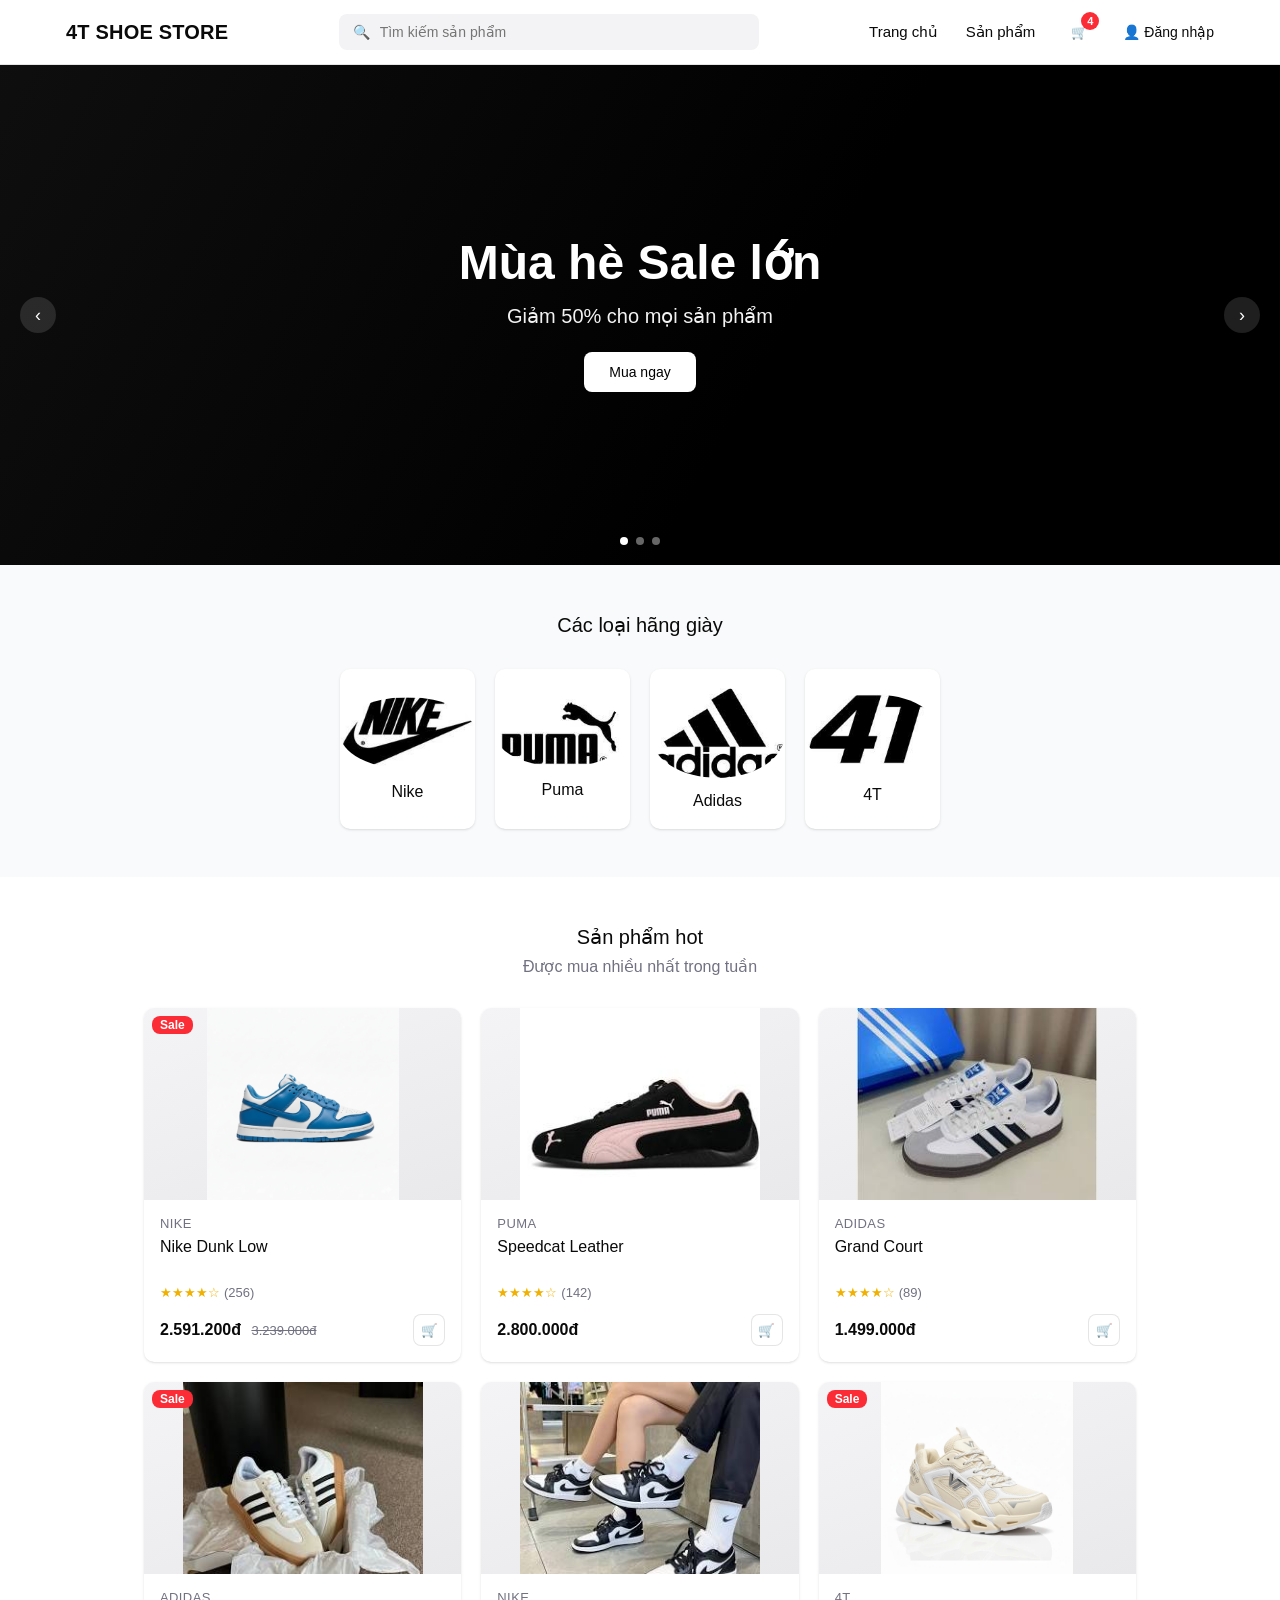
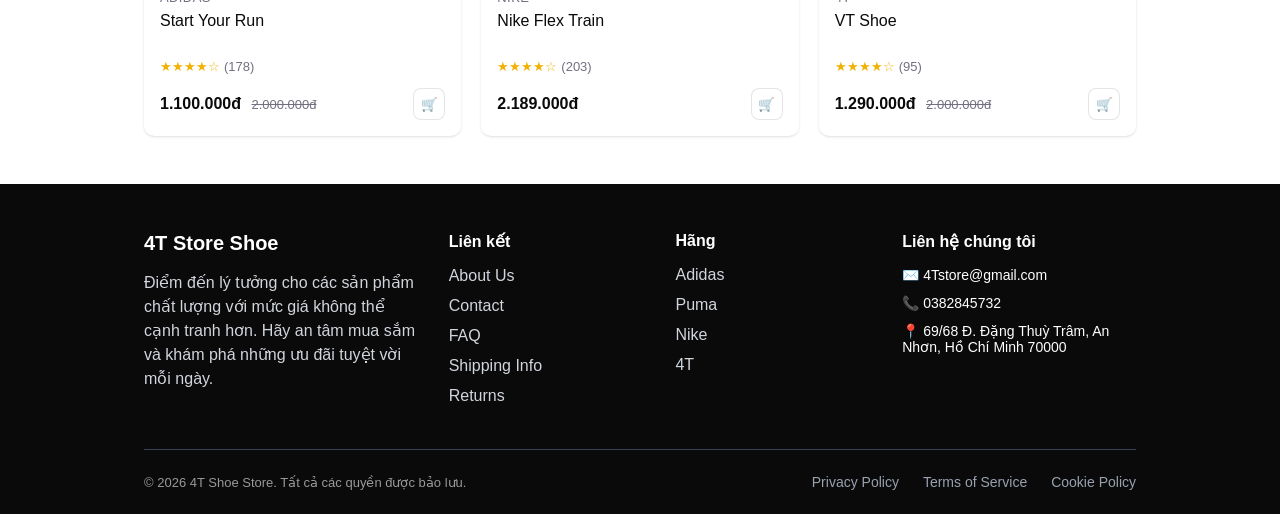
<file: index.html>
<!DOCTYPE html>
<html lang="vi">
<head>
<meta charset="utf-8">
<meta name="viewport" content="width=device-width, initial-scale=1">
<title>4T Shoe Store — Trang chủ</title>
<link rel="stylesheet" href="css/style.css">
</head>
<body>

<header class="header">
  <div class="container-wide header-inner">
    <div class="logo" style="text-transform:uppercase"><a href="index.html" style="color:inherit;text-decoration:none">4T Shoe Store</a></div>
    <div class="header-search"><span>🔍</span><input type="text" placeholder="Tìm kiếm sản phẩm"></div>
    <nav class="nav">
      <a class="nav-link" href="index.html">Trang chủ</a>
      <a class="nav-link" href="products.html">Sản phẩm</a>
      <button class="icon-btn" onclick="location.href='cart.html'">🛒<span class="badge-count cart-badge">0</span></button>
      <a class="login-link" href="login.html">👤 Đăng nhập</a>
    </nav>
    <button class="mobile-menu-btn">☰</button>
  </div>
  <div class="mobile-nav">
    <a href="index.html">Trang chủ</a>
    <a href="products.html">Sản phẩm</a>
    <a href="cart.html">Giỏ hàng (<span class="cart-badge">0</span>)</a>
    <a href="login.html">Đăng nhập</a>
  </div>
</header>

<section class="hero">
  <div class="hero-bg"></div>
  <div class="hero-overlay">
    <div class="hero-content">
      <h1>Mùa hè Sale lớn</h1>
      <p>Giảm 50% cho mọi sản phẩm</p>
      <button class="btn btn-white" onclick="document.querySelector('.section--soft').nextElementSibling.scrollIntoView({behavior:'smooth'})">Mua ngay</button>
    </div>
  </div>
  <button class="hero-arrow prev">‹</button>
  <button class="hero-arrow next">›</button>
  <div class="hero-dots">
    <span class="active"></span><span></span><span></span>
  </div>
</section>

<section class="section section--soft">
  <div class="container-wide" style="max-width:1024px">
    <h2 class="section-title">Các loại hãng giày</h2>
    <div class="category-grid">
      <a class="category-card" href="products.html"><span class="cat-icon"><img src="./image/Logo/nike.jpg" alt="Nike" style="width:100%;height:100%;object-fit:cover;border-radius:100%"></span><span>Nike</span></a>
      <a class="category-card" href="products.html"><span class="cat-icon"><img src="./image/Logo/puma.jpg" alt="Puma" style="width:100%;height:100%;object-fit:cover;border-radius:100%"></span><span>Puma</span></a>
      <a class="category-card" href="products.html"><span class="cat-icon"><img src="./image/Logo/adidas.jpg" alt="Adidas" style="width:100%;height:100%;object-fit:cover;border-radius:100%"></span><span>Adidas</span></a>
      <a class="category-card" href="products.html"><span class="cat-icon"><img src="./image/Logo/4t.jpg" alt="4T" style="width:100%;height:100%;object-fit:cover;border-radius:100%"></span><span>4T</span></a>
    </div>
  </div>
</section>

<section class="section">
  <div class="container-wide" style="max-width:1024px">
    <div style="text-align:center">
      <h2 class="section-title">Sản phẩm hot</h2>
      <p class="section-sub">Được mua nhiều nhất trong tuần</p>
    </div>
    <div class="product-grid" id="homeProductGrid"></div>
  </div>
</section>

<footer class="footer">
  <div class="container-wide" style="max-width:1024px">
    <div class="footer-grid">
      <div class="footer-col">
        <div class="footer-title">4T Store Shoe</div>
        <p>Điểm đến lý tưởng cho các sản phẩm chất lượng với mức giá không thể cạnh tranh hơn. Hãy an tâm mua sắm và khám phá những ưu đãi tuyệt vời mỗi ngày.</p>
      </div>
      <div class="footer-col">
        <h4>Liên kết</h4>
        <ul><li><a href="#">About Us</a></li><li><a href="contact.html">Contact</a></li><li><a href="#">FAQ</a></li><li><a href="#">Shipping Info</a></li><li><a href="#">Returns</a></li></ul>
      </div>
      <div class="footer-col">
        <h4>Hãng</h4>
        <ul><li><a href="products.html">Adidas</a></li><li><a href="products.html">Puma</a></li><li><a href="products.html">Nike</a></li><li><a href="products.html">4T</a></li></ul>
      </div>
      <div class="footer-col">
        <h4>Liên hệ chúng tôi</h4>
        <ul class="footer-contact">
          <li>✉️ 4Tstore@gmail.com</li>
          <li>📞 0382845732</li>
          <li>📍 69/68 Đ. Đặng Thuỳ Trâm, An Nhơn, Hồ Chí Minh 70000</li>
        </ul>
      </div>
    </div>
    <div class="footer-bottom">
      <p>© 2026 4T Shoe Store. Tất cả các quyền được bảo lưu.</p>
      <div class="footer-links"><a href="#">Privacy Policy</a><a href="#">Terms of Service</a><a href="#">Cookie Policy</a></div>
    </div>
  </div>
</footer>

<script src="js/app.js"></script>
</body>
</html>
</file>
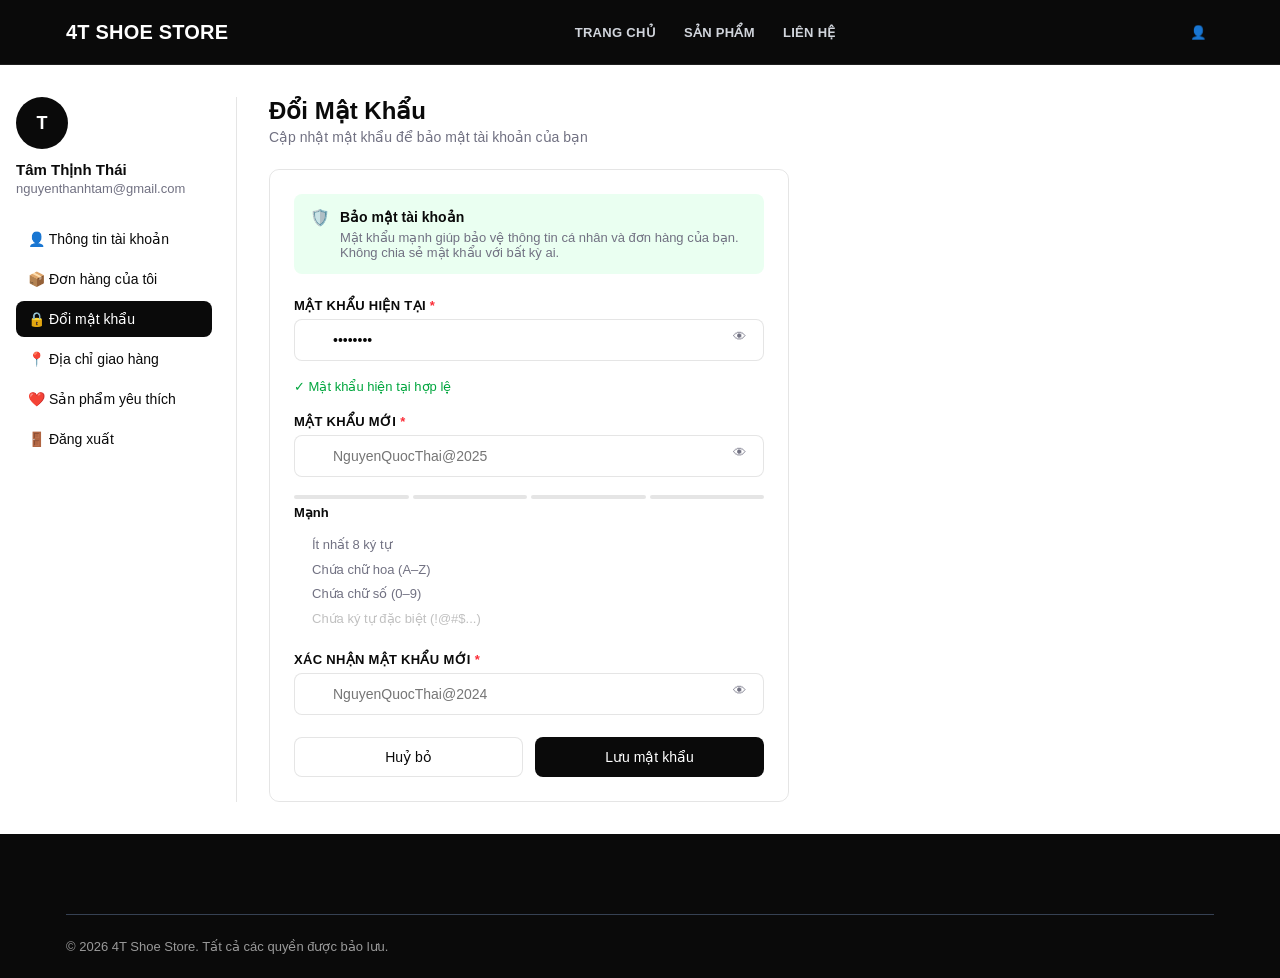
<file: account-password.html>
<!DOCTYPE html>
<html lang="vi">
<head>
<meta charset="utf-8">
<meta name="viewport" content="width=device-width, initial-scale=1">
<title>4T Shoe Store — Đổi mật khẩu</title>
<link rel="stylesheet" href="css/style.css">
</head>
<body>

<header class="header header--dark">
  <div class="container-wide header-inner">
    <div class="logo" style="text-transform:uppercase"><a href="index.html" style="color:inherit;text-decoration:none">4T Shoe Store</a></div>
    <nav class="nav">
      <a class="nav-link" href="index.html">Trang chủ</a>
      <a class="nav-link" href="products.html">Sản phẩm</a>
      <a class="nav-link" href="contact.html">Liên hệ</a>
    </nav>
    <button class="icon-btn">👤</button>
  </div>
</header>

<div class="account-layout">
  <aside class="account-sidebar">
    <div class="account-user">
      <div class="account-avatar">T</div>
      <div><strong>Tâm Thịnh Thái</strong><br><span>nguyenthanhtam@gmail.com</span></div>
    </div>
    <div class="account-menu-item"><a href="#" style="color:inherit">👤 Thông tin tài khoản</a></div>
    <div class="account-menu-item"><a href="account-orders.html" style="color:inherit">📦 Đơn hàng của tôi</a></div>
    <div class="account-menu-item active">🔒 Đổi mật khẩu</div>
    <div class="account-menu-item">📍 Địa chỉ giao hàng</div>
    <div class="account-menu-item">❤️ Sản phẩm yêu thích</div>
    <div class="account-menu-item" onclick="location.href='login.html'">🚪 Đăng xuất</div>
  </aside>

  <div class="account-main">
    <h1>Đổi Mật Khẩu</h1>
    <p class="sub">Cập nhật mật khẩu để bảo mật tài khoản của bạn</p>

    <div style="max-width:520px;border:1px solid var(--border);border-radius:var(--radius);padding:24px">
      <div style="background:var(--success-bg);border-radius:var(--radius-sm);padding:14px 16px;margin-bottom:24px;display:flex;gap:10px">
        <span>🛡️</span>
        <div><strong style="font-size:14px">Bảo mật tài khoản</strong>
        <p style="margin:4px 0 0;font-size:13px;color:var(--text-muted)">Mật khẩu mạnh giúp bảo vệ thông tin cá nhân và đơn hàng của bạn. Không chia sẻ mật khẩu với bất kỳ ai.</p></div>
      </div>

      <form id="changePasswordForm">
        <div class="form-group input-icon-wrap">
          <label class="form-label">Mật khẩu hiện tại <span class="req">*</span></label>
          <input class="form-input" type="password" value="********" required>
          <button type="button" class="toggle-eye" style="top:60%">👁</button>
        </div>
        <p class="form-hint success">✓ Mật khẩu hiện tại hợp lệ</p>

        <div class="form-group input-icon-wrap" style="margin-top:20px">
          <label class="form-label">Mật khẩu mới <span class="req">*</span></label>
          <input class="form-input" id="newPassword" type="password" placeholder="NguyenQuocThai@2025" required>
          <button type="button" class="toggle-eye" style="top:60%">👁</button>
        </div>
        <div class="strength-meter"><span></span><span></span><span></span><span></span></div>
        <p class="strength-label">Mạnh</p>
        <ul style="font-size:13px;color:var(--text-muted);margin:10px 0 0;padding-left:18px;line-height:1.9">
          <li>Ít nhất 8 ký tự</li>
          <li>Chứa chữ hoa (A–Z)</li>
          <li>Chứa chữ số (0–9)</li>
          <li style="color:#c0c0c0">Chứa ký tự đặc biệt (!@#$...)</li>
        </ul>

        <div class="form-group input-icon-wrap" style="margin-top:20px">
          <label class="form-label">Xác nhận mật khẩu mới <span class="req">*</span></label>
          <input class="form-input" id="confirmPassword" type="password" placeholder="NguyenQuocThai@2024" required>
          <button type="button" class="toggle-eye" style="top:60%">👁</button>
        </div>
        <p class="form-hint" id="confirmHint"></p>

        <div class="flex gap-12" style="margin-top:22px">
          <button type="button" class="btn btn-outline" style="flex:1" onclick="history.back()">Huỷ bỏ</button>
          <button type="submit" class="btn btn-primary" style="flex:1">Lưu mật khẩu</button>
        </div>
      </form>
    </div>
  </div>
</div>

<footer class="footer"><div class="container-wide"><div class="footer-bottom"><p>© 2026 4T Shoe Store. Tất cả các quyền được bảo lưu.</p></div></div></footer>

<script src="js/app.js"></script>
</body>
</html>
</file>
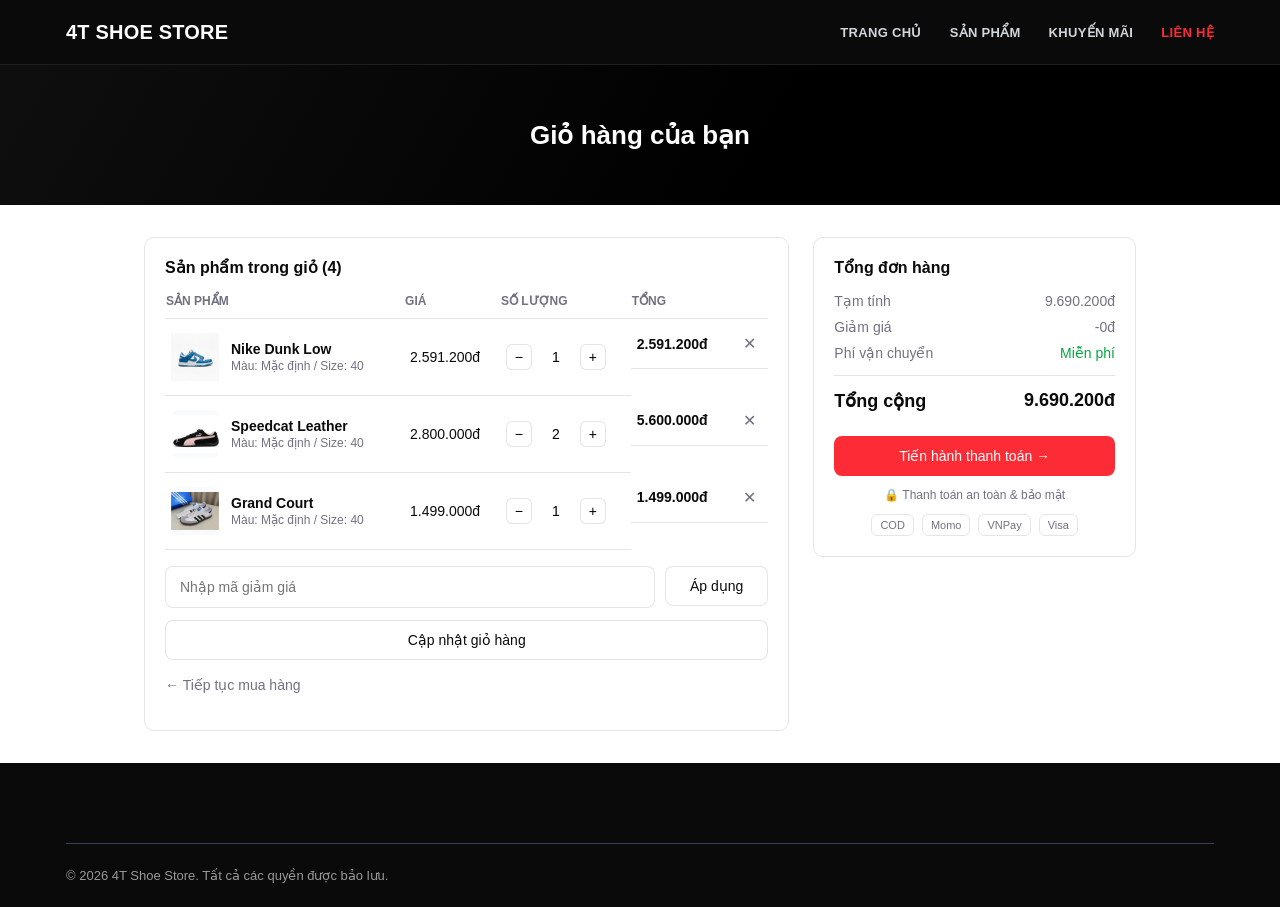
<file: cart.html>
<!DOCTYPE html>
<html lang="vi">
<head>
<meta charset="utf-8">
<meta name="viewport" content="width=device-width, initial-scale=1">
<title>4T Shoe Store — Giỏ hàng</title>
<link rel="stylesheet" href="css/style.css">
</head>
<body>

<header class="header header--dark">
  <div class="container-wide header-inner">
    <div class="logo" style="text-transform:uppercase"><a href="index.html" style="color:inherit;text-decoration:none">4T Shoe Store</a></div>
    <nav class="nav">
      <a class="nav-link" href="index.html">Trang chủ</a>
      <a class="nav-link" href="products.html">Sản phẩm</a>
      <a class="nav-link" href="#">Khuyến mãi</a>
      <a class="nav-link active" href="contact.html">Liên hệ</a>
    </nav>
    <button class="mobile-menu-btn">☰</button>
  </div>
  <div class="mobile-nav">
    <a href="index.html">Trang chủ</a><a href="products.html">Sản phẩm</a><a href="#">Khuyến mãi</a><a href="contact.html">Liên hệ</a>
  </div>
</header>

<section class="hero" style="height:140px">
  <div class="hero-bg"></div>
  <div class="hero-overlay"><h1 style="color:#fff;font-size:26px;margin:0">Giỏ hàng của bạn</h1></div>
</section>

<div class="cart-layout">
  <div class="cart-panel">
    <h3>Sản phẩm trong giỏ (<span id="itemCount">0</span>)</h3>
    <table class="cart-table">
      <thead><tr><th>Sản phẩm</th><th>Giá</th><th>Số lượng</th><th>Tổng</th></tr></thead>
      <tbody id="cartTableBody"></tbody>
    </table>
    <div class="coupon-row">
      <input class="form-input" id="couponInput" type="text" placeholder="Nhập mã giảm giá">
      <button class="btn btn-outline" id="applyCoupon">Áp dụng</button>
    </div>
    <button class="btn btn-outline btn-block" style="margin-top:12px">Cập nhật giỏ hàng</button>
    <p style="margin-top:16px"><a href="products.html" class="text-muted" style="font-size:14px">← Tiếp tục mua hàng</a></p>
  </div>

  <div class="cart-panel">
    <h3>Tổng đơn hàng</h3>
    <div class="cart-summary-row"><span>Tạm tính</span><span id="sumSubtotal">0đ</span></div>
    <div class="cart-summary-row"><span>Giảm giá</span><span id="sumDiscount">-0đ</span></div>
    <div class="cart-summary-row"><span>Phí vận chuyển</span><span class="green">Miễn phí</span></div>
    <div class="cart-summary-row total"><span>Tổng cộng</span><span id="sumTotal">0đ</span></div>
    <button class="btn btn-danger btn-block" id="goCheckout" style="margin-top:14px">Tiến hành thanh toán →</button>
    <p class="secure-note">🔒 Thanh toán an toàn &amp; bảo mật</p>
    <div class="pay-icons"><span>COD</span><span>Momo</span><span>VNPay</span><span>Visa</span></div>
  </div>
</div>

<footer class="footer">
  <div class="container-wide"><div class="footer-bottom"><p>© 2026 4T Shoe Store. Tất cả các quyền được bảo lưu.</p></div></div>
</footer>

<script src="js/app.js"></script>
</body>
</html>
</file>
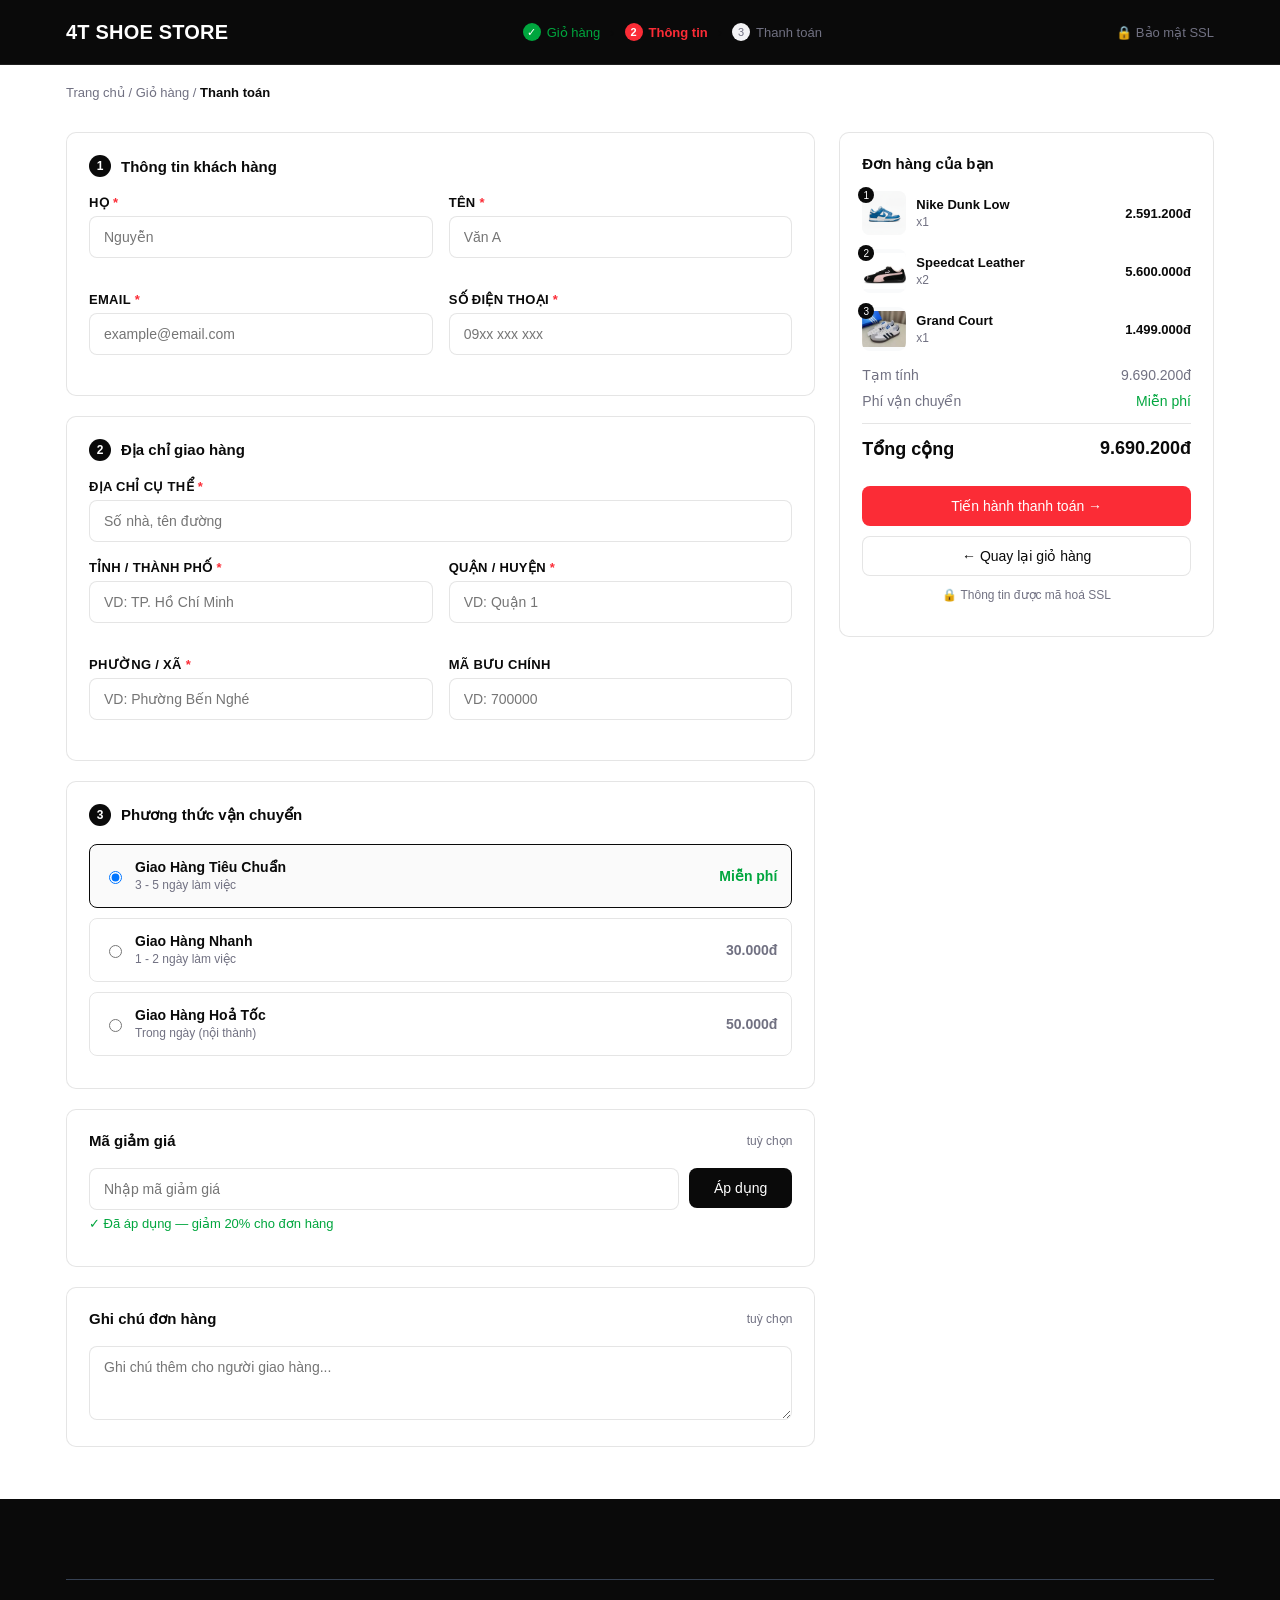
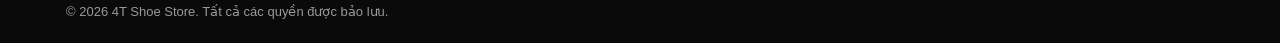
<file: checkout.html>
<!DOCTYPE html>
<html lang="vi">
<head>
<meta charset="utf-8">
<meta name="viewport" content="width=device-width, initial-scale=1">
<title>4T Shoe Store — Thanh toán</title>
<link rel="stylesheet" href="css/style.css">
</head>
<body>

<header class="header header--dark">
  <div class="container-wide header-inner">
    <div class="logo" style="text-transform:uppercase"><a href="index.html" style="color:inherit;text-decoration:none">4T Shoe Store</a></div>
    <div class="checkout-steps">
      <span class="step done"><span class="num">✓</span> Giỏ hàng</span>
      <span class="sep">›</span>
      <span class="step active"><span class="num">2</span> Thông tin</span>
      <span class="sep">›</span>
      <span class="step"><span class="num">3</span> Thanh toán</span>
    </div>
    <span class="text-muted" style="font-size:13px">🔒 Bảo mật SSL</span>
  </div>
</header>

<div class="container-wide"><p class="breadcrumb">Trang chủ / Giỏ hàng / <b>Thanh toán</b></p></div>

<div class="checkout-layout">
  <div>
    <form id="checkoutForm">
      <div class="checkout-card">
        <h3><span class="num-circ">1</span> Thông tin khách hàng</h3>
        <div class="form-grid-2">
          <div class="form-group"><label class="form-label">Họ <span class="req">*</span></label><input class="form-input" required placeholder="Nguyễn"></div>
          <div class="form-group"><label class="form-label">Tên <span class="req">*</span></label><input class="form-input" required placeholder="Văn A"></div>
          <div class="form-group"><label class="form-label">Email <span class="req">*</span></label><input class="form-input" type="email" required placeholder="example@email.com"></div>
          <div class="form-group"><label class="form-label">Số điện thoại <span class="req">*</span></label><input class="form-input" required placeholder="09xx xxx xxx"></div>
        </div>
      </div>

      <div class="checkout-card">
        <h3><span class="num-circ">2</span> Địa chỉ giao hàng</h3>
        <div class="form-group"><label class="form-label">Địa chỉ cụ thể <span class="req">*</span></label><input class="form-input" required placeholder="Số nhà, tên đường"></div>
        <div class="form-grid-2">
          <div class="form-group"><label class="form-label">Tỉnh / Thành phố <span class="req">*</span></label><input class="form-input" required placeholder="VD: TP. Hồ Chí Minh"></div>
          <div class="form-group"><label class="form-label">Quận / Huyện <span class="req">*</span></label><input class="form-input" required placeholder="VD: Quận 1"></div>
          <div class="form-group"><label class="form-label">Phường / Xã <span class="req">*</span></label><input class="form-input" required placeholder="VD: Phường Bến Nghé"></div>
          <div class="form-group"><label class="form-label">Mã bưu chính</label><input class="form-input" placeholder="VD: 700000"></div>
        </div>
      </div>

      <div class="checkout-card">
        <h3><span class="num-circ">3</span> Phương thức vận chuyển</h3>
        <label class="ship-option selected">
          <div class="left"><input type="radio" name="ship" checked><div><strong>Giao Hàng Tiêu Chuẩn</strong><span>3 - 5 ngày làm việc</span></div></div>
          <span class="price free">Miễn phí</span>
        </label>
        <label class="ship-option">
          <div class="left"><input type="radio" name="ship"><div><strong>Giao Hàng Nhanh</strong><span>1 - 2 ngày làm việc</span></div></div>
          <span class="price">30.000đ</span>
        </label>
        <label class="ship-option">
          <div class="left"><input type="radio" name="ship"><div><strong>Giao Hàng Hoả Tốc</strong><span>Trong ngày (nội thành)</span></div></div>
          <span class="price">50.000đ</span>
        </label>
      </div>

      <div class="checkout-card">
        <h3>Mã giảm giá <span class="text-muted" style="font-weight:400;font-size:12px;margin-left:auto">tuỳ chọn</span></h3>
        <div class="coupon-row" style="margin-top:0">
          <input class="form-input" id="couponInput2" placeholder="Nhập mã giảm giá">
          <button type="button" class="btn btn-primary" onclick="localStorage.setItem('4t_coupon','0.2');renderCheckoutSummary();showToast('Đã áp dụng — giảm 20%% cho đơn hàng')">Áp dụng</button>
        </div>
        <p class="form-hint success">✓ Đã áp dụng — giảm 20% cho đơn hàng</p>
      </div>

      <div class="checkout-card">
        <h3>Ghi chú đơn hàng <span class="text-muted" style="font-weight:400;font-size:12px;margin-left:auto">tuỳ chọn</span></h3>
        <textarea class="form-input" rows="3" placeholder="Ghi chú thêm cho người giao hàng..."></textarea>
      </div>
    </form>
  </div>

  <div>
    <div class="checkout-card">
      <h3>Đơn hàng của bạn</h3>
      <div id="checkoutSummary"></div>
      <button class="btn btn-danger btn-block" style="margin-top:16px" onclick="document.querySelector('#checkoutForm').requestSubmit()">Tiến hành thanh toán →</button>
      <button class="btn btn-outline btn-block" style="margin-top:10px" onclick="location.href='cart.html'">← Quay lại giỏ hàng</button>
      <p class="secure-note">🔒 Thông tin được mã hoá SSL</p>
    </div>
  </div>
</div>

<footer class="footer"><div class="container-wide"><div class="footer-bottom"><p>© 2026 4T Shoe Store. Tất cả các quyền được bảo lưu.</p></div></div></footer>

<script src="js/app.js"></script>
</body>
</html>
</file>
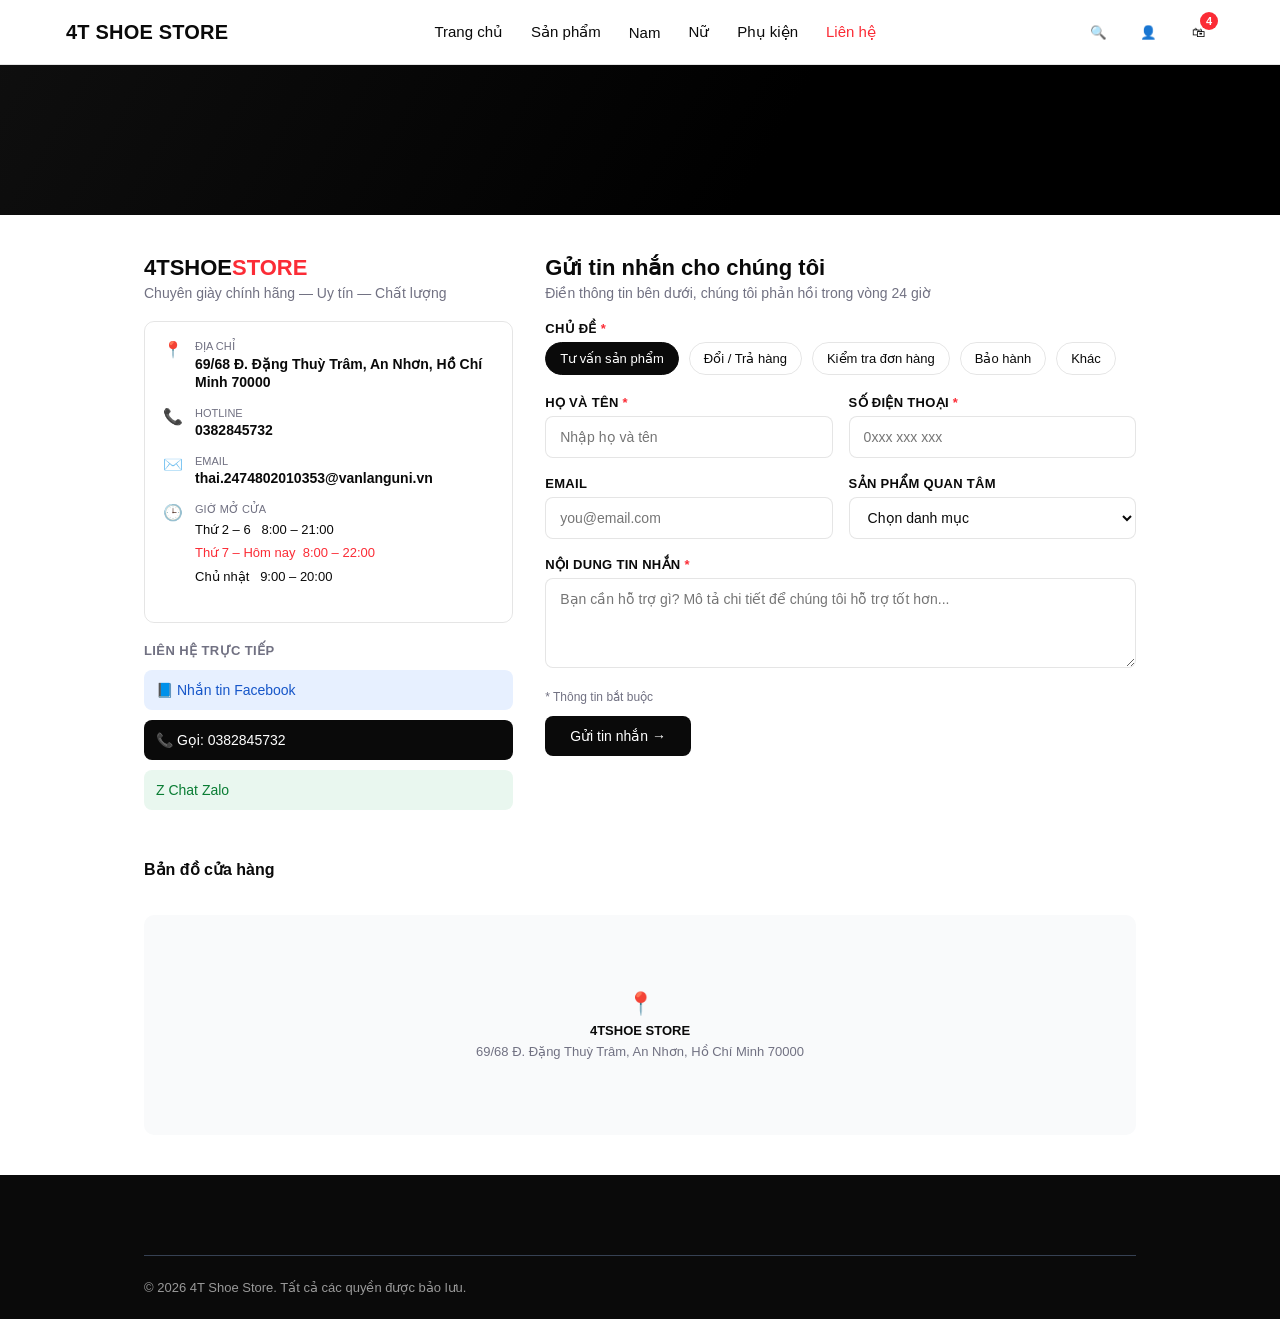
<file: contact.html>
<!DOCTYPE html>
<html lang="vi">
<head>
<meta charset="utf-8">
<meta name="viewport" content="width=device-width, initial-scale=1">
<title>4T Shoe Store — Liên hệ</title>
<link rel="stylesheet" href="css/style.css">
</head>
<body>

<header class="header">
  <div class="container-wide header-inner">
    <div class="logo" style="text-transform:uppercase"><a href="index.html" style="color:inherit;text-decoration:none">4T Shoe Store</a></div>
    <nav class="nav">
      <a class="nav-link" href="index.html">Trang chủ</a>
      <a class="nav-link" href="products.html">Sản phẩm</a>
      <a class="nav-link" href="#">Nam</a>
      <a class="nav-link" href="#">Nữ</a>
      <a class="nav-link" href="#">Phụ kiện</a>
      <a class="nav-link active" href="contact.html">Liên hệ</a>
    </nav>
    <div class="header-icons">
      <button class="icon-btn">🔍</button>
      <button class="icon-btn" onclick="location.href='login.html'">👤</button>
      <button class="icon-btn" onclick="location.href='cart.html'">🛍<span class="badge-count cart-badge">0</span></button>
    </div>
    <button class="mobile-menu-btn">☰</button>
  </div>
  <div class="mobile-nav"><a href="index.html">Trang chủ</a><a href="products.html">Sản phẩm</a><a href="contact.html">Liên hệ</a></div>
</header>

<section class="hero" style="height:150px"><div class="hero-bg"></div></section>

<div class="contact-layout">
  <div class="contact-info">
    <h2>4TSHOE<span>STORE</span></h2>
    <p>Chuyên giày chính hãng — Uy tín — Chất lượng</p>

    <div class="contact-card">
      <div class="contact-row"><div class="ic">📍</div><div><label>Địa chỉ</label><strong>69/68 Đ. Đặng Thuỳ Trâm, An Nhơn, Hồ Chí Minh 70000</strong></div></div>
      <div class="contact-row"><div class="ic">📞</div><div><label>Hotline</label><strong>0382845732</strong></div></div>
      <div class="contact-row"><div class="ic">✉️</div><div><label>Email</label><strong>thai.2474802010353@vanlanguni.vn</strong></div></div>
      <div class="contact-row"><div class="ic">🕒</div><div><label>Giờ mở cửa</label>
        <div style="font-size:13px;line-height:1.8">
          Thứ 2 – 6&nbsp;&nbsp;&nbsp;8:00 – 21:00<br>
          <span style="color:var(--accent)">Thứ 7 – Hôm nay&nbsp;&nbsp;8:00 – 22:00</span><br>
          Chủ nhật&nbsp;&nbsp;&nbsp;9:00 – 20:00
        </div></div></div>
    </div>

    <p style="font-weight:600;font-size:13px;letter-spacing:.4px;text-transform:uppercase;margin:0 0 12px">Liên hệ trực tiếp</p>
    <div class="contact-social">
      <a href="#" style="background:#e7f0ff;color:#1656c9">📘 Nhắn tin Facebook</a>
      <a href="#" style="background:#0a0a0a;color:#fff">📞 Gọi: 0382845732</a>
      <a href="#" style="background:#e9f7ef;color:#0a7d34">Z Chat Zalo</a>
    </div>
  </div>

  <div>
    <h2 style="margin:0 0 4px;font-size:22px">Gửi tin nhắn cho chúng tôi</h2>
    <p class="text-muted" style="font-size:14px;margin:0 0 20px">Điền thông tin bên dưới, chúng tôi phản hồi trong vòng 24 giờ</p>

    <form id="contactForm">
      <label class="form-label">Chủ đề <span class="req">*</span></label>
      <div class="chip-row">
        <div class="chip active">Tư vấn sản phẩm</div>
        <div class="chip">Đổi / Trả hàng</div>
        <div class="chip">Kiểm tra đơn hàng</div>
        <div class="chip">Bảo hành</div>
        <div class="chip">Khác</div>
      </div>
      <div class="form-grid-2">
        <div class="form-group"><label class="form-label">Họ và tên <span class="req">*</span></label><input class="form-input" placeholder="Nhập họ và tên" required></div>
        <div class="form-group"><label class="form-label">Số điện thoại <span class="req">*</span></label><input class="form-input" placeholder="0xxx xxx xxx" required></div>
      </div>
      <div class="form-grid-2">
        <div class="form-group"><label class="form-label">Email</label><input class="form-input" type="email" placeholder="you@email.com"></div>
        <div class="form-group"><label class="form-label">Sản phẩm quan tâm</label>
          <select class="form-input"><option>Chọn danh mục</option><option>Nike</option><option>Adidas</option><option>Puma</option><option>4T</option></select>
        </div>
      </div>
      <div class="form-group"><label class="form-label">Nội dung tin nhắn <span class="req">*</span></label>
        <textarea class="form-input" rows="4" placeholder="Bạn cần hỗ trợ gì? Mô tả chi tiết để chúng tôi hỗ trợ tốt hơn..." required></textarea></div>
      <p class="text-muted" style="font-size:12px"><span class="req">*</span> Thông tin bắt buộc</p>
      <button type="submit" class="btn btn-primary">Gửi tin nhắn →</button>
    </form>
  </div>
</div>

<div class="container-wide" style="max-width:1024px">
  <p style="font-weight:600;margin-bottom:12px">Bản đồ cửa hàng</p>
  <div class="map-box">
    <span style="font-size:22px">📍</span>
    <strong style="color:var(--text)">4TSHOE STORE</strong>
    <span>69/68 Đ. Đặng Thuỳ Trâm, An Nhơn, Hồ Chí Minh 70000</span>
  </div>
</div>

<footer class="footer" style="margin-top:40px"><div class="container-wide" style="max-width:1024px"><div class="footer-bottom"><p>© 2026 4T Shoe Store. Tất cả các quyền được bảo lưu.</p></div></div></footer>

<script src="js/app.js"></script>
</body>
</html>
</file>
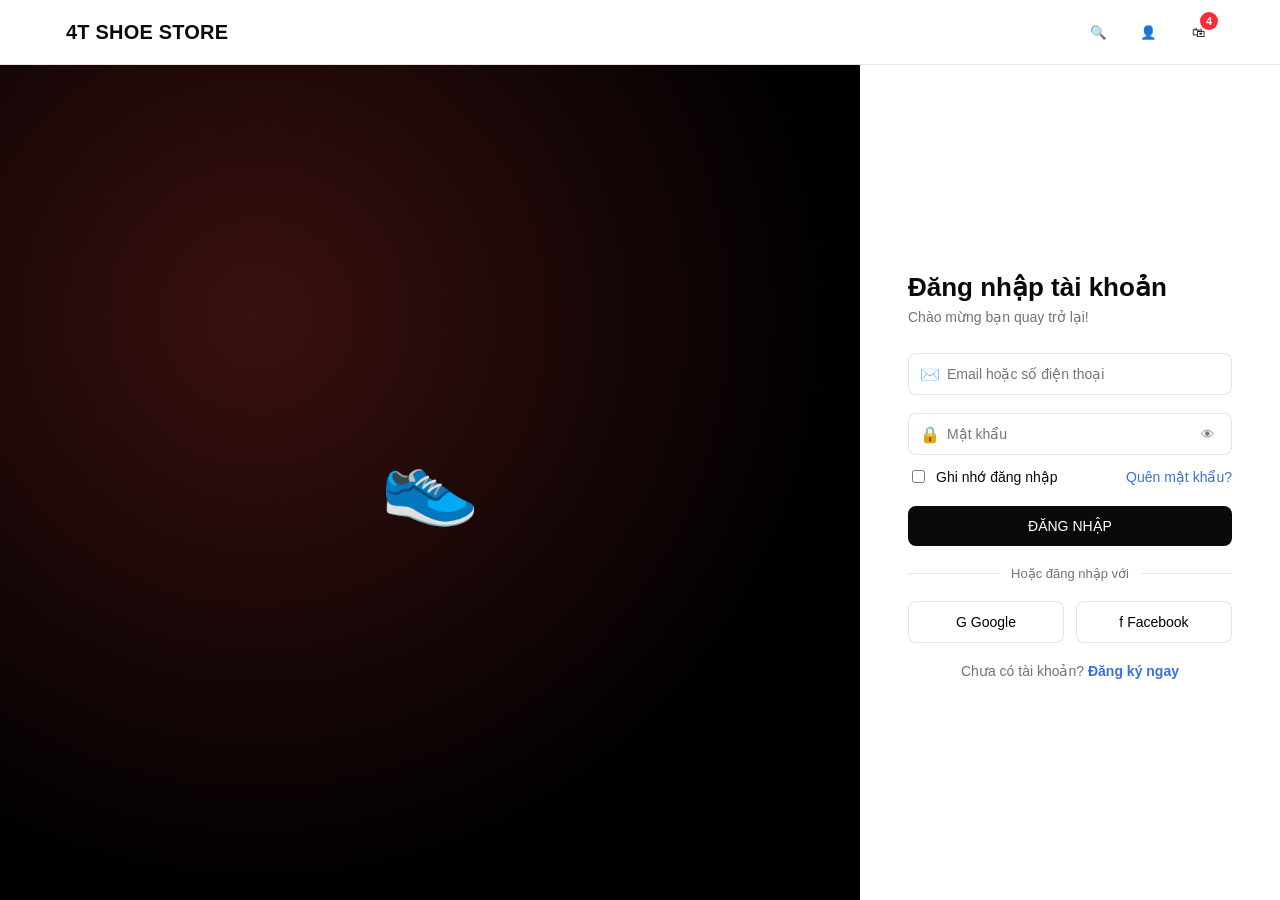
<file: login.html>
<!DOCTYPE html>
<html lang="vi">
<head>
<meta charset="utf-8">
<meta name="viewport" content="width=device-width, initial-scale=1">
<title>4T Shoe Store — Đăng nhập</title>
<link rel="stylesheet" href="css/style.css">
</head>
<body>

<header class="header">
  <div class="container-wide header-inner">
    <div class="logo" style="text-transform:uppercase"><a href="index.html" style="color:inherit;text-decoration:none">4T Shoe Store</a></div>
    <div class="header-icons" style="margin-left:auto">
      <button class="icon-btn">🔍</button>
      <button class="icon-btn">👤</button>
      <button class="icon-btn" onclick="location.href='cart.html'">🛍<span class="badge-count cart-badge">0</span></button>
    </div>
  </div>
</header>

<div class="auth-layout">
  <div class="auth-visual">👟</div>
  <div class="auth-panel">
    <h2>Đăng nhập tài khoản</h2>
    <p class="sub">Chào mừng bạn quay trở lại!</p>
    <form id="loginForm">
      <div class="form-group input-icon-wrap">
        <span class="field-icon">✉️</span>
        <input class="form-input" placeholder="Email hoặc số điện thoại" required>
      </div>
      <div class="form-group input-icon-wrap">
        <span class="field-icon">🔒</span>
        <input class="form-input" type="password" placeholder="Mật khẩu" required>
        <button type="button" class="toggle-eye">👁</button>
      </div>
      <div class="remember-row">
        <label class="flex items-center gap-8"><input type="checkbox"> Ghi nhớ đăng nhập</label>
        <a href="#">Quên mật khẩu?</a>
      </div>
      <button type="submit" class="btn btn-primary btn-block">ĐĂNG NHẬP</button>
    </form>
    <div class="auth-divider">Hoặc đăng nhập với</div>
    <div class="social-row">
      <button class="social-btn">G Google</button>
      <button class="social-btn">f Facebook</button>
    </div>
    <p class="auth-foot">Chưa có tài khoản? <a href="register.html">Đăng ký ngay</a></p>
  </div>
</div>

<script src="js/app.js"></script>
</body>
</html>
</file>
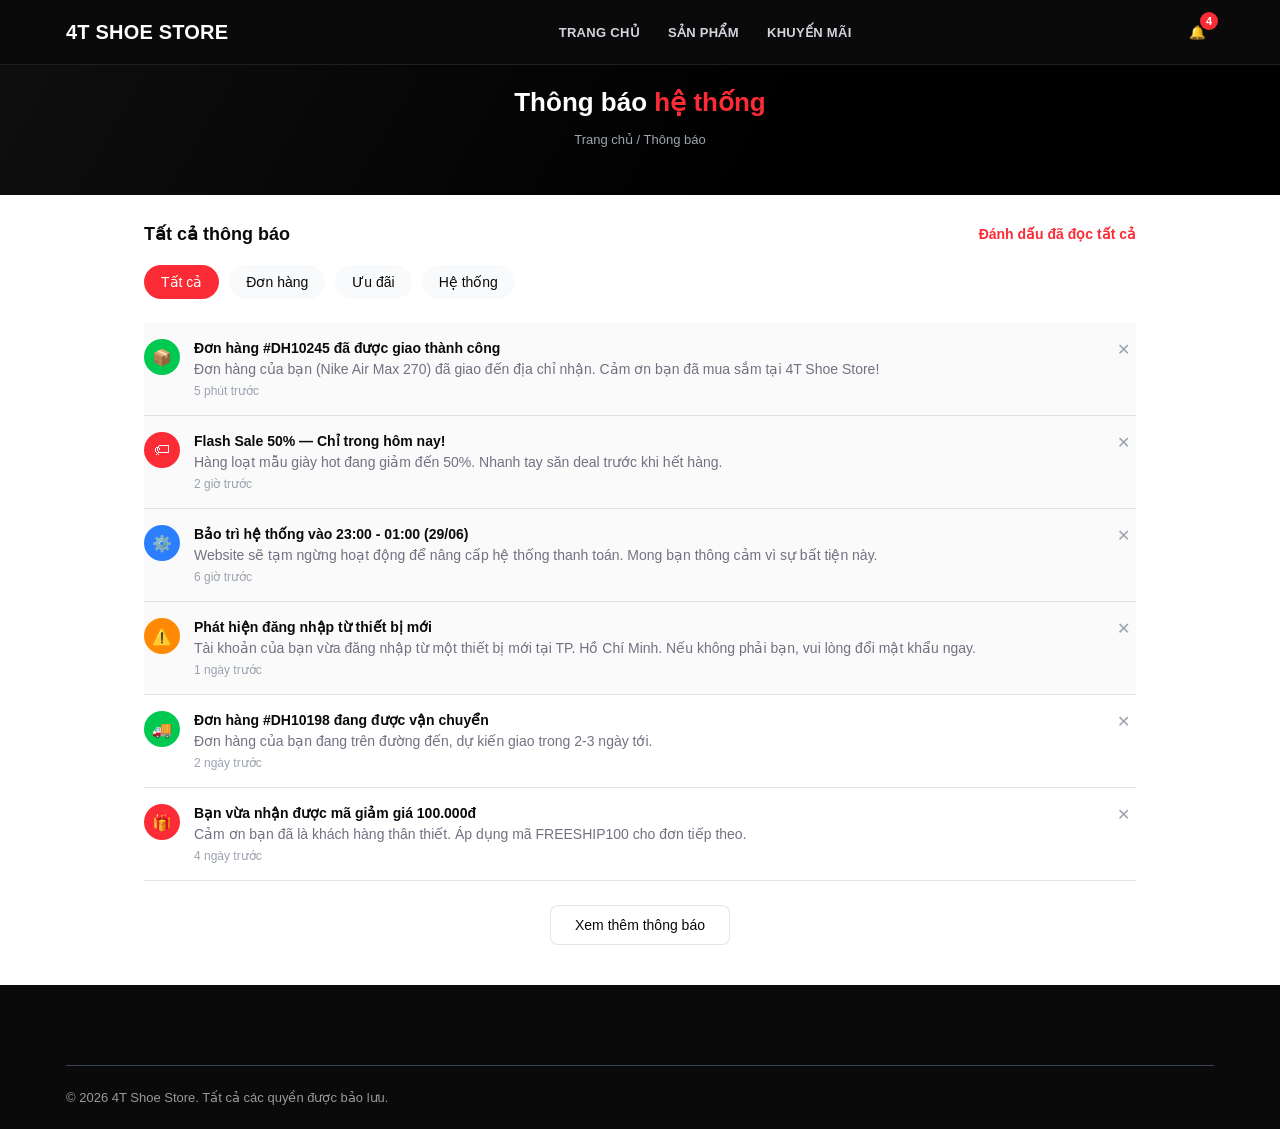
<file: notifications.html>
<!DOCTYPE html>
<html lang="vi">
<head>
<meta charset="utf-8">
<meta name="viewport" content="width=device-width, initial-scale=1">
<title>4T Shoe Store — Thông báo</title>
<link rel="stylesheet" href="css/style.css">
</head>
<body>

<header class="header header--dark">
  <div class="container-wide header-inner">
    <div class="logo" style="text-transform:uppercase"><a href="index.html" style="color:inherit;text-decoration:none">4T Shoe Store</a></div>
    <nav class="nav">
      <a class="nav-link" href="index.html">Trang chủ</a>
      <a class="nav-link" href="products.html">Sản phẩm</a>
      <a class="nav-link" href="#">Khuyến mãi</a>
    </nav>
    <button class="icon-btn">🔔<span class="badge-count notif-badge">4</span></button>
  </div>
</header>

<section class="hero" style="height:130px">
  <div class="hero-bg"></div>
  <div class="hero-overlay">
    <div class="hero-content">
      <h1 style="font-size:26px">Thông báo <span style="color:var(--accent)">hệ thống</span></h1>
      <p style="font-size:13px;color:#9ca3af">Trang chủ / Thông báo</p>
    </div>
  </div>
</section>

<div class="container-wide" style="max-width:1024px;padding-top:28px">
  <div class="flex justify-between items-center" style="margin-bottom:20px">
    <h2 style="margin:0;font-size:18px">Tất cả thông báo</h2>
    <a href="#" id="markAllRead" style="color:var(--accent);font-size:14px;font-weight:600">Đánh dấu đã đọc tất cả</a>
  </div>

  <div class="notif-filters">
    <div class="notif-pill active" data-cat="all">Tất cả</div>
    <div class="notif-pill" data-cat="order">Đơn hàng</div>
    <div class="notif-pill" data-cat="promo">Ưu đãi</div>
    <div class="notif-pill" data-cat="system">Hệ thống</div>
  </div>

  <div id="notifList">
    <div class="notif-item unread" data-cat="order">
      <div class="notif-icon ic-green">📦</div>
      <div class="notif-body"><strong>Đơn hàng #DH10245 đã được giao thành công</strong>
        <p>Đơn hàng của bạn (Nike Air Max 270) đã giao đến địa chỉ nhận. Cảm ơn bạn đã mua sắm tại 4T Shoe Store!</p>
        <span class="notif-time">5 phút trước</span></div>
      <button class="notif-close">✕</button>
    </div>
    <div class="notif-item unread" data-cat="promo">
      <div class="notif-icon ic-red">🏷</div>
      <div class="notif-body"><strong>Flash Sale 50% — Chỉ trong hôm nay!</strong>
        <p>Hàng loạt mẫu giày hot đang giảm đến 50%. Nhanh tay săn deal trước khi hết hàng.</p>
        <span class="notif-time">2 giờ trước</span></div>
      <button class="notif-close">✕</button>
    </div>
    <div class="notif-item unread" data-cat="system">
      <div class="notif-icon ic-blue">⚙️</div>
      <div class="notif-body"><strong>Bảo trì hệ thống vào 23:00 - 01:00 (29/06)</strong>
        <p>Website sẽ tạm ngừng hoạt động để nâng cấp hệ thống thanh toán. Mong bạn thông cảm vì sự bất tiện này.</p>
        <span class="notif-time">6 giờ trước</span></div>
      <button class="notif-close">✕</button>
    </div>
    <div class="notif-item unread" data-cat="system">
      <div class="notif-icon ic-orange">⚠️</div>
      <div class="notif-body"><strong>Phát hiện đăng nhập từ thiết bị mới</strong>
        <p>Tài khoản của bạn vừa đăng nhập từ một thiết bị mới tại TP. Hồ Chí Minh. Nếu không phải bạn, vui lòng đổi mật khẩu ngay.</p>
        <span class="notif-time">1 ngày trước</span></div>
      <button class="notif-close">✕</button>
    </div>
    <div class="notif-item" data-cat="order">
      <div class="notif-icon ic-green">🚚</div>
      <div class="notif-body"><strong>Đơn hàng #DH10198 đang được vận chuyển</strong>
        <p>Đơn hàng của bạn đang trên đường đến, dự kiến giao trong 2-3 ngày tới.</p>
        <span class="notif-time">2 ngày trước</span></div>
      <button class="notif-close">✕</button>
    </div>
    <div class="notif-item" data-cat="promo">
      <div class="notif-icon ic-red">🎁</div>
      <div class="notif-body"><strong>Bạn vừa nhận được mã giảm giá 100.000đ</strong>
        <p>Cảm ơn bạn đã là khách hàng thân thiết. Áp dụng mã FREESHIP100 cho đơn tiếp theo.</p>
        <span class="notif-time">4 ngày trước</span></div>
      <button class="notif-close">✕</button>
    </div>
  </div>

  <div style="text-align:center;margin:24px 0 40px">
    <button class="btn btn-outline">Xem thêm thông báo</button>
  </div>
</div>

<footer class="footer"><div class="container-wide"><div class="footer-bottom"><p>© 2026 4T Shoe Store. Tất cả các quyền được bảo lưu.</p></div></div></footer>

<script src="js/app.js"></script>
</body>
</html>
</file>
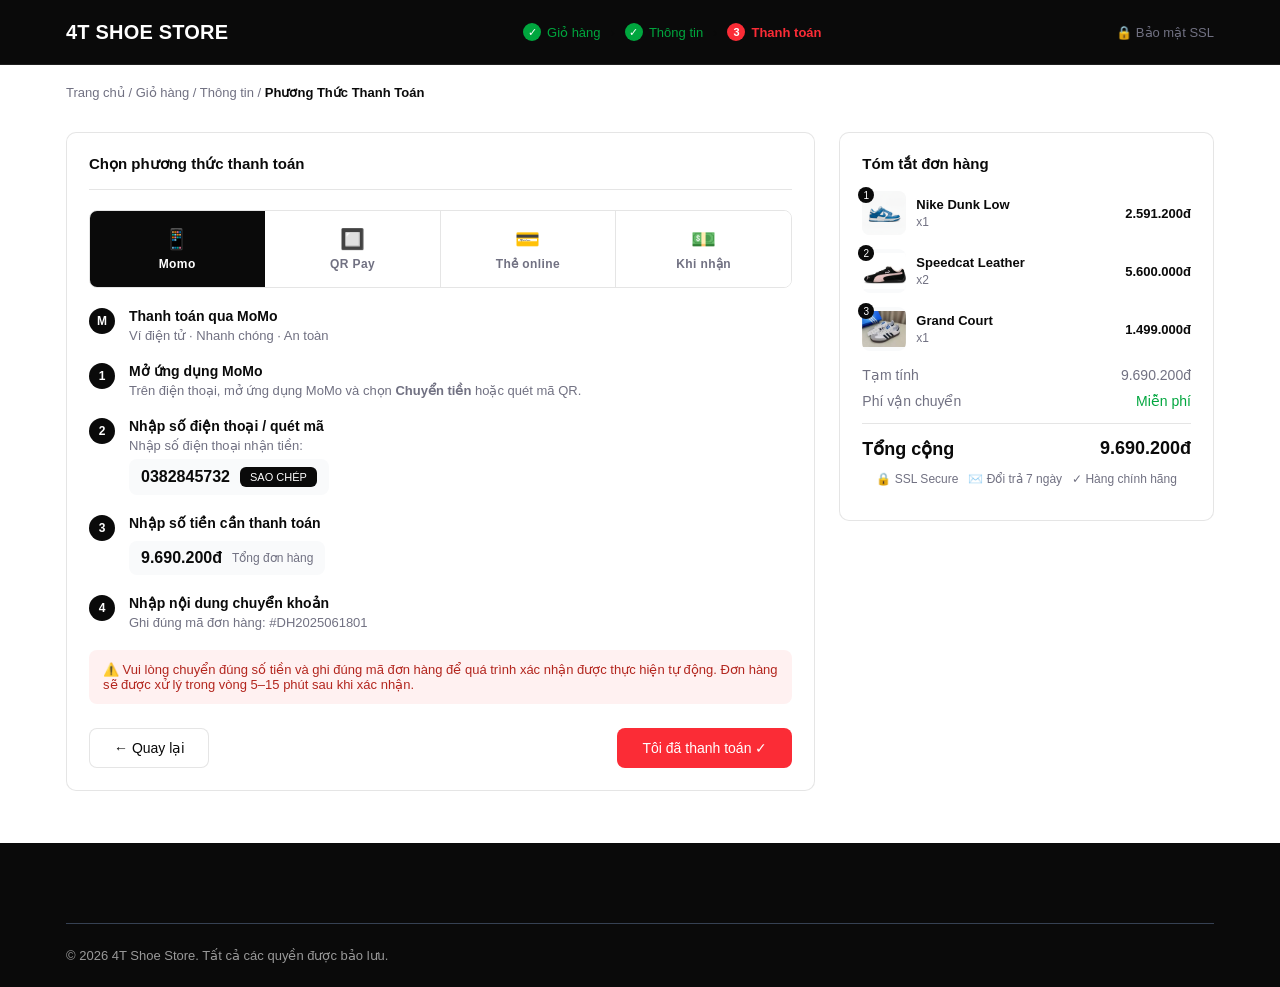
<file: payment.html>
<!DOCTYPE html>
<html lang="vi">
<head>
<meta charset="utf-8">
<meta name="viewport" content="width=device-width, initial-scale=1">
<title>4T Shoe Store — Phương thức thanh toán</title>
<link rel="stylesheet" href="css/style.css">
</head>
<body>

<header class="header header--dark">
  <div class="container-wide header-inner">
    <div class="logo" style="text-transform:uppercase"><a href="index.html" style="color:inherit;text-decoration:none">4T Shoe Store</a></div>
    <div class="checkout-steps">
      <span class="step done"><span class="num">✓</span> Giỏ hàng</span>
      <span class="sep">›</span>
      <span class="step done"><span class="num">✓</span> Thông tin</span>
      <span class="sep">›</span>
      <span class="step active"><span class="num">3</span> Thanh toán</span>
    </div>
    <span class="text-muted" style="font-size:13px">🔒 Bảo mật SSL</span>
  </div>
</header>

<div class="container-wide"><p class="breadcrumb">Trang chủ / Giỏ hàng / Thông tin / <b>Phương Thức Thanh Toán</b></p></div>

<div class="checkout-layout">
  <div>
    <div class="checkout-card">
      <h3 style="border-bottom:1px solid var(--border);padding-bottom:16px;margin-bottom:20px">Chọn phương thức thanh toán</h3>
      <div class="pay-tabs">
        <div class="pay-tab active" data-tab="0"><span class="emoji">📱</span>Momo</div>
        <div class="pay-tab" data-tab="1"><span class="emoji">🔲</span>QR Pay</div>
        <div class="pay-tab" data-tab="2"><span class="emoji">💳</span>Thẻ online</div>
        <div class="pay-tab" data-tab="3"><span class="emoji">💵</span>Khi nhận</div>
      </div>

      <div class="pay-panel" style="display:block">
        <div class="pay-step">
          <div class="circ">M</div>
          <div><strong>Thanh toán qua MoMo</strong><p>Ví điện tử · Nhanh chóng · An toàn</p></div>
        </div>
        <div class="pay-step">
          <div class="circ">1</div>
          <div><strong>Mở ứng dụng MoMo</strong><p>Trên điện thoại, mở ứng dụng MoMo và chọn <b>Chuyển tiền</b> hoặc quét mã QR.</p></div>
        </div>
        <div class="pay-step">
          <div class="circ">2</div>
          <div><strong>Nhập số điện thoại / quét mã</strong><p>Nhập số điện thoại nhận tiền:</p>
            <div class="copy-value">0382845732 <button class="copy-btn">SAO CHÉP</button></div>
          </div>
        </div>
        <div class="pay-step">
          <div class="circ">3</div>
          <div><strong>Nhập số tiền cần thanh toán</strong>
            <div class="copy-value" id="payAmount">5.504.000đ <span class="text-muted" style="font-weight:400;font-size:12px">Tổng đơn hàng</span></div>
          </div>
        </div>
        <div class="pay-step">
          <div class="circ">4</div>
          <div><strong>Nhập nội dung chuyển khoản</strong><p>Ghi đúng mã đơn hàng: #DH2025061801</p></div>
        </div>
        <p class="pay-note">⚠️ Vui lòng chuyển đúng số tiền và ghi đúng mã đơn hàng để quá trình xác nhận được thực hiện tự động. Đơn hàng sẽ được xử lý trong vòng 5–15 phút sau khi xác nhận.</p>
      </div>

      <div class="flex justify-between" style="margin-top:24px">
        <button class="btn btn-outline" onclick="location.href='checkout.html'">← Quay lại</button>
        <button class="btn btn-danger" id="confirmPay">Tôi đã thanh toán ✓</button>
      </div>
    </div>
  </div>

  <div>
    <div class="checkout-card">
      <h3>Tóm tắt đơn hàng</h3>
      <div id="checkoutSummary"></div>
      <p class="secure-note">🔒 SSL Secure &nbsp; ✉️ Đổi trả 7 ngày &nbsp; ✓ Hàng chính hãng</p>
    </div>
  </div>
</div>

<footer class="footer"><div class="container-wide"><div class="footer-bottom"><p>© 2026 4T Shoe Store. Tất cả các quyền được bảo lưu.</p></div></div></footer>

<script src="js/app.js"></script>
</body>
</html>
</file>
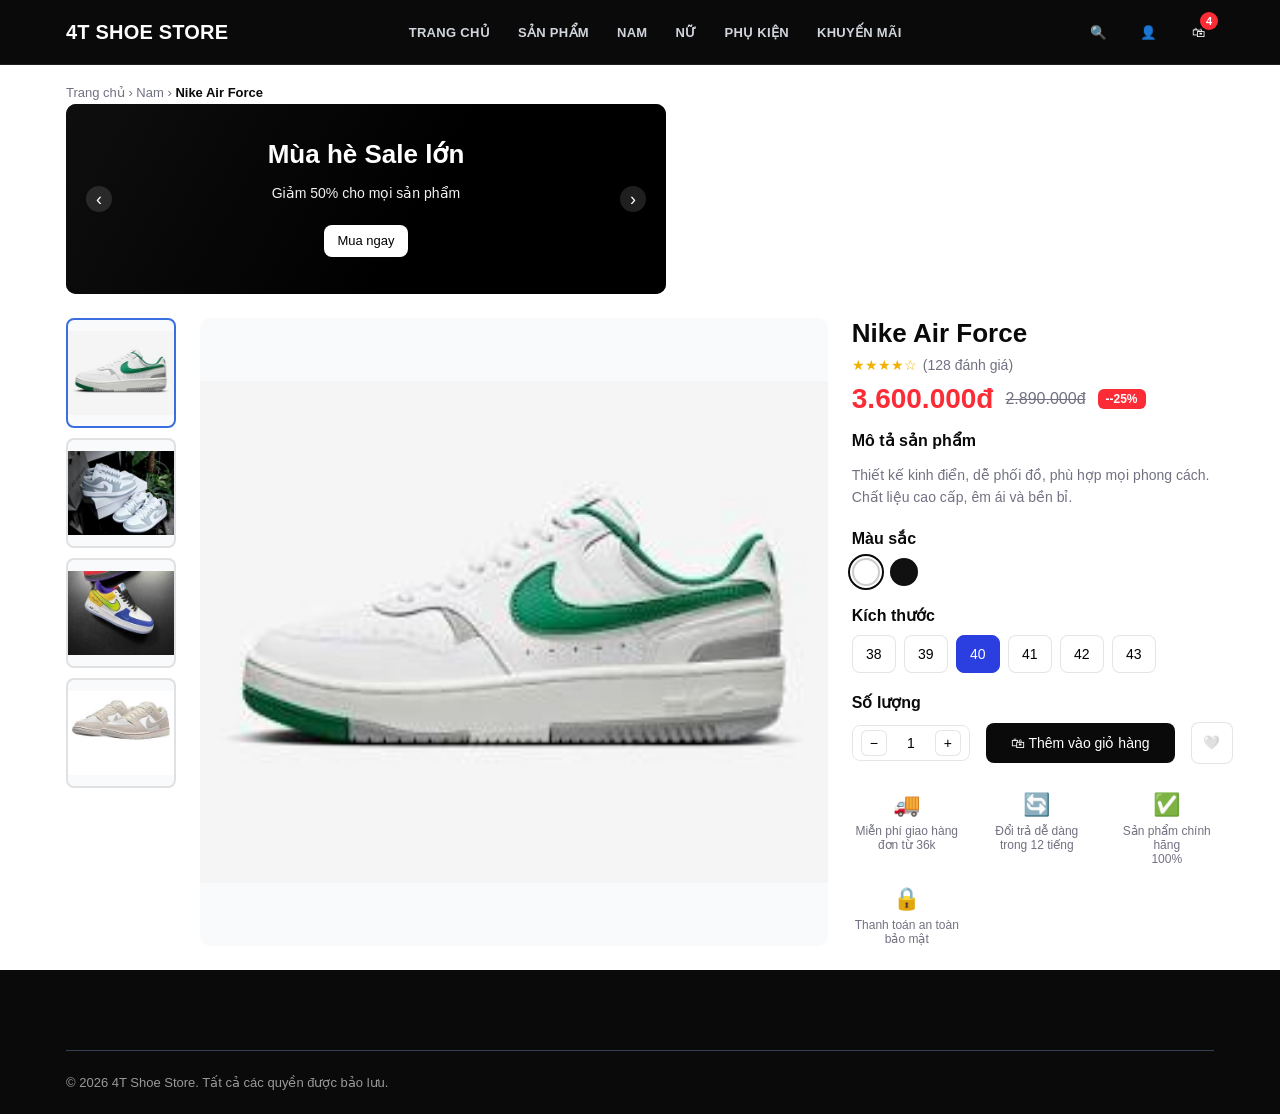
<file: product-detail.html>
<!DOCTYPE html>
<html lang="vi">
<head>
<meta charset="utf-8">
<meta name="viewport" content="width=device-width, initial-scale=1">
<title>4T Shoe Store — Chi tiết sản phẩm</title>
<link rel="stylesheet" href="css/style.css">
</head>
<body>

<header class="header header--dark">
  <div class="container-wide header-inner">
    <div class="logo" style="text-transform:uppercase"><a href="index.html" style="color:inherit;text-decoration:none">4T Shoe Store</a></div>
    <nav class="nav">
      <a class="nav-link" href="index.html">Trang chủ</a>
      <a class="nav-link" href="products.html">Sản phẩm</a>
      <a class="nav-link" href="#">Nam</a>
      <a class="nav-link" href="#">Nữ</a>
      <a class="nav-link" href="#">Phụ kiện</a>
      <a class="nav-link" href="#">Khuyến mãi</a>
    </nav>
    <div class="header-icons">
      <button class="icon-btn">🔍</button>
      <button class="icon-btn" onclick="location.href='login.html'">👤</button>
      <button class="icon-btn" onclick="location.href='cart.html'">🛍<span class="badge-count cart-badge">0</span></button>
    </div>
    <button class="mobile-menu-btn">☰</button>
  </div>
  <div class="mobile-nav">
    <a href="index.html">Trang chủ</a><a href="products.html">Sản phẩm</a><a href="#">Nam</a><a href="#">Nữ</a><a href="#">Phụ kiện</a><a href="#">Khuyến mãi</a>
  </div>
</header>

<div class="container-wide">
  <p class="breadcrumb">Trang chủ › Nam › <b>Nike Air Force</b></p>
</div>

<div style="max-width:1180px;margin:0 auto;padding:0 16px">
  <div class="hero" style="height:190px;border-radius:var(--radius);overflow:hidden;max-width:600px">
    <div class="hero-bg"></div>
    <div class="hero-overlay"><div class="hero-content"><h1 style="font-size:26px">Mùa hè Sale lớn</h1><p style="font-size:14px">Giảm 50% cho mọi sản phẩm</p><button class="btn btn-white btn-sm">Mua ngay</button></div></div>
    <button class="hero-arrow prev" style="width:26px;height:26px">‹</button>
    <button class="hero-arrow next" style="width:26px;height:26px">›</button>
  </div>
</div>

<div class="pd-layout">
  <div class="pd-thumbs" id="pdThumbs"></div>
  <div class="pd-main" id="pdMain"></div>
  <div class="pd-info" id="pdInfo"></div>
</div>

<footer class="footer">
  <div class="container-wide"><div class="footer-bottom"><p>© 2026 4T Shoe Store. Tất cả các quyền được bảo lưu.</p></div></div>
</footer>

<script src="js/app.js"></script>
<script>
(function(){
  const params = new URLSearchParams(location.search);
  const id = params.get('id') || 'p7';
  const p = PRODUCTS.find(x=>x.id===id) || PRODUCTS[6];

  document.querySelector('#pdMain').innerHTML = productImgTag(p.img, p.name, p.color, 100);

  const thumbImgs = detailThumbImages(p);
  document.querySelector('#pdThumbs').innerHTML = thumbImgs.map((src,i)=>
    `<div class="pd-thumb ${i===0?'active':''}" data-img="${src}">${productImgTag(src, p.name, p.color, 100)}</div>`
  ).join('');
  document.querySelectorAll('.pd-thumb').forEach(t=>{
    t.addEventListener('click',()=>{
      document.querySelectorAll('.pd-thumb').forEach(x=>x.classList.remove('active'));
      t.classList.add('active');
      document.querySelector('#pdMain').innerHTML = productImgTag(t.dataset.img, p.name, p.color, 100);
    });
  });

  const discountPct = p.oldPrice ? Math.round((1-p.price/p.oldPrice)*100) : null;
  document.querySelector('#pdInfo').innerHTML = `
    <h1>${p.name}</h1>
    <div class="pd-rating">${starRow(p.rating)} <span>(${p.reviews*1 } đánh giá)</span></div>
    <div class="pd-price">${formatVND(p.price)}
      ${p.oldPrice?`<span class="old">${formatVND(p.oldPrice)}</span>`:''}
      ${discountPct?`<span class="pct">-${discountPct}%</span>`:''}
    </div>
    <p style="font-weight:600;margin-bottom:6px">Mô tả sản phẩm</p>
    <p class="pd-desc">Thiết kế kinh điển, dễ phối đồ, phù hợp mọi phong cách. Chất liệu cao cấp, êm ái và bền bỉ.</p>
    <p style="font-weight:600;margin-bottom:10px">Màu sắc</p>
    <div class="swatch-row">
      <div class="color-swatch selected" style="background:#fff;border-color:#ccc"></div>
      <div class="color-swatch" style="background:#111"></div>
    </div>
    <p style="font-weight:600;margin-bottom:10px">Kích thước</p>
    <div class="size-row">
      ${[38,39,40,41,42,43].map(s=>`<button class="size-btn ${s===40?'selected':''}">${s}</button>`).join('')}
    </div>
    <p style="font-weight:600;margin-bottom:10px">Số lượng</p>
    <div class="pd-qty-row">
      <div class="qty-control" style="border:1px solid var(--border);border-radius:8px;padding:4px 8px">
        <button type="button" onclick="document.querySelector('#pdQty').stepDown()">−</button>
        <input id="pdQty" type="text" value="1" readonly>
        <button type="button" onclick="document.querySelector('#pdQty').stepUp()">+</button>
      </div>
      <button class="btn btn-primary" style="flex:1" data-quick-add="${p.id}">🛍 Thêm vào giỏ hàng</button>
      <button class="cart-icon-btn" style="width:42px;height:42px">🤍</button>
    </div>
    <div class="pd-perks">
      <div class="pd-perk"><div class="ic">🚚</div>Miễn phí giao hàng<br>đơn từ 36k</div>
      <div class="pd-perk"><div class="ic">🔄</div>Đổi trả dễ dàng<br>trong 12 tiếng</div>
      <div class="pd-perk"><div class="ic">✅</div>Sản phẩm chính hãng<br>100%</div>
      <div class="pd-perk"><div class="ic">🔒</div>Thanh toán an toàn<br>bảo mật</div>
    </div>
  `;
  document.querySelectorAll('.size-btn').forEach(b=>b.addEventListener('click',()=>{
    document.querySelectorAll('.size-btn').forEach(x=>x.classList.remove('selected'));
    b.classList.add('selected');
  }));
  document.querySelectorAll('.color-swatch').forEach(b=>b.addEventListener('click',()=>{
    document.querySelectorAll('.color-swatch').forEach(x=>x.classList.remove('selected'));
    b.classList.add('selected');
  }));
})();
</script>
</body>
</html>
</file>
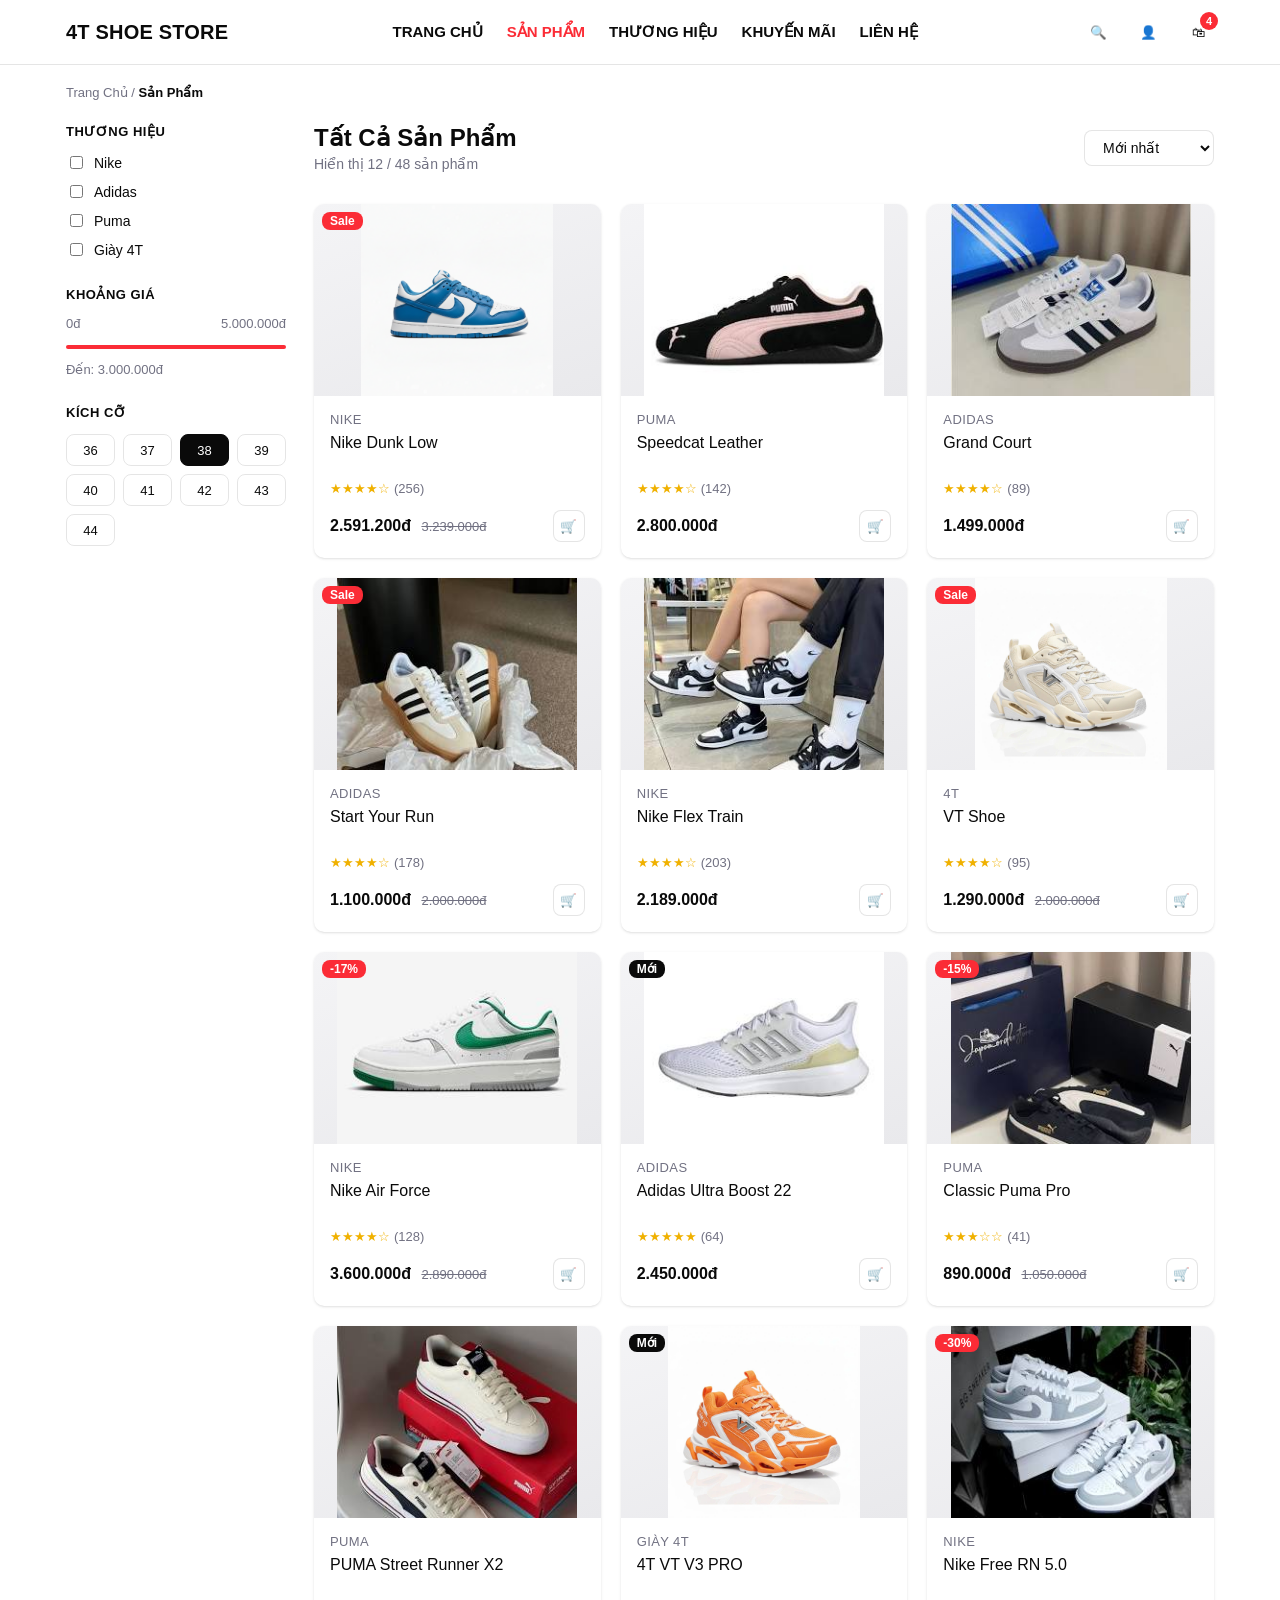
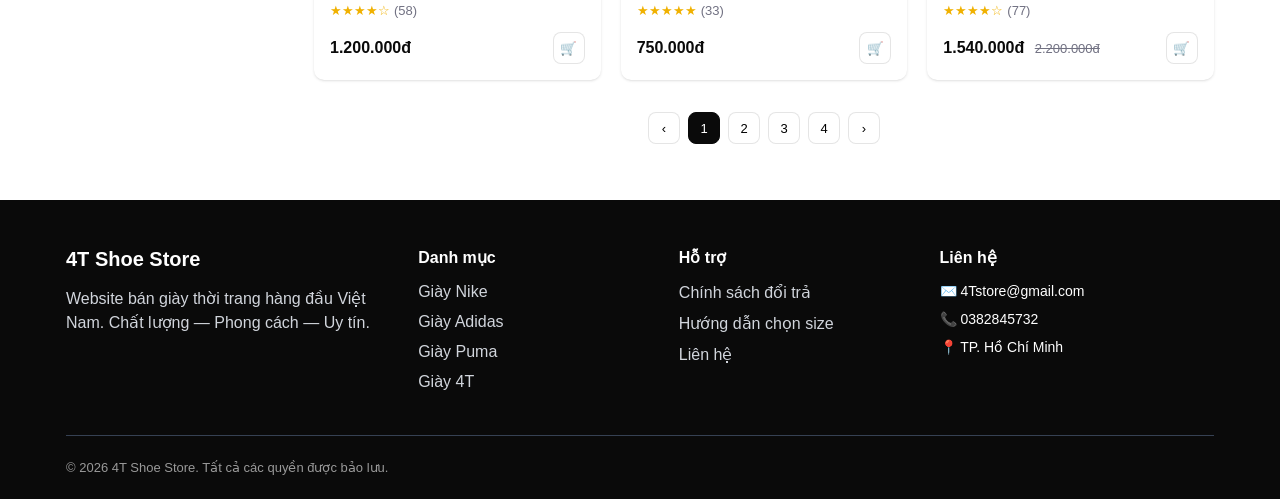
<file: products.html>
<!DOCTYPE html>
<html lang="vi">
<head>
<meta charset="utf-8">
<meta name="viewport" content="width=device-width, initial-scale=1">
<title>4T Shoe Store — Tất cả sản phẩm</title>
<link rel="stylesheet" href="css/style.css">
</head>
<body>

<header class="header">
  <div class="container-wide header-inner">
    <div class="logo" style="text-transform:uppercase"><a href="index.html" style="color:inherit;text-decoration:none">4T Shoe Store</a></div>
    <nav class="nav" style="text-transform:uppercase;font-size:13px;font-weight:600;gap:24px">
      <a class="nav-link" href="index.html">Trang chủ</a>
      <a class="nav-link active" href="products.html">Sản phẩm</a>
      <a class="nav-link" href="#">Thương hiệu</a>
      <a class="nav-link" href="#">Khuyến mãi</a>
      <a class="nav-link" href="contact.html">Liên hệ</a>
    </nav>
    <div class="header-icons">
      <button class="icon-btn">🔍</button>
      <button class="icon-btn" onclick="location.href='login.html'">👤</button>
      <button class="icon-btn" onclick="location.href='cart.html'">🛍<span class="badge-count cart-badge">0</span></button>
    </div>
    <button class="mobile-menu-btn">☰</button>
  </div>
  <div class="mobile-nav">
    <a href="index.html">Trang chủ</a><a href="products.html">Sản phẩm</a><a href="#">Thương hiệu</a><a href="#">Khuyến mãi</a><a href="contact.html">Liên hệ</a>
  </div>
</header>

<div class="container-wide">
  <p class="breadcrumb">Trang Chủ / <b>Sản Phẩm</b></p>
</div>

<div class="products-layout">
  <aside>
    <div class="filter-block">
      <h4>Thương hiệu</h4>
      <label class="filter-check"><input type="checkbox" value="Nike"> Nike</label>
      <label class="filter-check"><input type="checkbox" value="Adidas"> Adidas</label>
      <label class="filter-check"><input type="checkbox" value="Puma"> Puma</label>
      <label class="filter-check"><input type="checkbox" value="4T"> Giày 4T</label>
    </div>
    <div class="filter-block">
      <h4>Khoảng giá</h4>
      <div class="flex justify-between text-muted" style="font-size:13px"><span>0đ</span><span>5.000.000đ</span></div>
      <div class="range-fill"></div>
      <p class="text-muted" style="font-size:13px">Đến: 3.000.000đ</p>
    </div>
    <div class="filter-block">
      <h4>Kích cỡ</h4>
      <div class="size-grid">
        <div class="size-box">36</div><div class="size-box">37</div><div class="size-box selected">38</div><div class="size-box">39</div>
        <div class="size-box">40</div><div class="size-box">41</div><div class="size-box">42</div><div class="size-box">43</div>
        <div class="size-box">44</div>
      </div>
    </div>
  </aside>

  <main>
    <div class="products-toolbar">
      <div>
        <h1 style="margin:0;font-size:24px">Tất Cả Sản Phẩm</h1>
        <p class="text-muted" style="margin:4px 0 0;font-size:14px">Hiển thị 12 / 48 sản phẩm</p>
      </div>
      <div class="flex gap-8">
        <select class="form-input" style="height:36px;width:130px"><option>Mới nhất</option><option>Giá tăng dần</option><option>Giá giảm dần</option></select>
      </div>
    </div>
    <div class="product-grid" id="productGrid" style="grid-template-columns:repeat(3,1fr)"></div>
    <div class="pagination">
      <button class="page-btn">‹</button>
      <button class="page-btn active">1</button>
      <button class="page-btn">2</button>
      <button class="page-btn">3</button>
      <button class="page-btn">4</button>
      <button class="page-btn">›</button>
    </div>
  </main>
</div>

<footer class="footer">
  <div class="container-wide">
    <div class="footer-grid">
      <div class="footer-col">
        <div class="footer-title">4T Shoe Store</div>
        <p>Website bán giày thời trang hàng đầu Việt Nam. Chất lượng — Phong cách — Uy tín.</p>
      </div>
      <div class="footer-col"><h4>Danh mục</h4><ul><li><a href="#">Giày Nike</a></li><li><a href="#">Giày Adidas</a></li><li><a href="#">Giày Puma</a></li><li><a href="#">Giày 4T</a></li></ul></div>
      <div class="footer-col"><h4>Hỗ trợ</h4><ul><li><a href="#">Chính sách đổi trả</a></li><li><a href="#">Hướng dẫn chọn size</a></li><li><a href="contact.html">Liên hệ</a></li></ul></div>
      <div class="footer-col"><h4>Liên hệ</h4><ul class="footer-contact"><li>✉️ 4Tstore@gmail.com</li><li>📞 0382845732</li><li>📍 TP. Hồ Chí Minh</li></ul></div>
    </div>
    <div class="footer-bottom"><p>© 2026 4T Shoe Store. Tất cả các quyền được bảo lưu.</p></div>
  </div>
</footer>

<script src="js/app.js"></script>
</body>
</html>
</file>
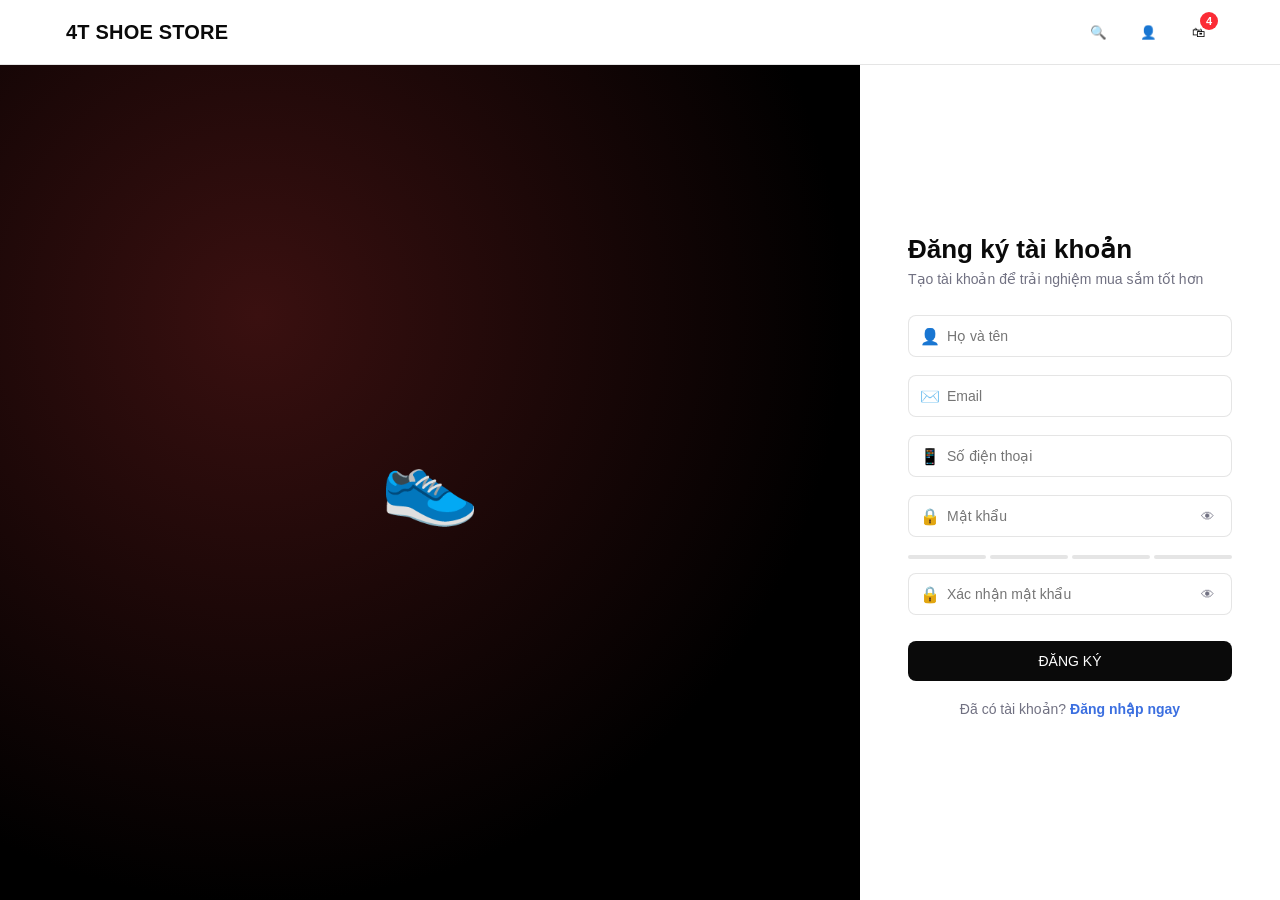
<file: register.html>
<!DOCTYPE html>
<html lang="vi">
<head>
<meta charset="utf-8">
<meta name="viewport" content="width=device-width, initial-scale=1">
<title>4T Shoe Store — Đăng ký</title>
<link rel="stylesheet" href="css/style.css">
</head>
<body>

<header class="header">
  <div class="container-wide header-inner">
    <div class="logo" style="text-transform:uppercase"><a href="index.html" style="color:inherit;text-decoration:none">4T Shoe Store</a></div>
    <div class="header-icons" style="margin-left:auto">
      <button class="icon-btn">🔍</button>
      <button class="icon-btn">👤</button>
      <button class="icon-btn" onclick="location.href='cart.html'">🛍<span class="badge-count cart-badge">0</span></button>
    </div>
  </div>
</header>

<div class="auth-layout">
  <div class="auth-visual">👟</div>
  <div class="auth-panel">
    <h2>Đăng ký tài khoản</h2>
    <p class="sub">Tạo tài khoản để trải nghiệm mua sắm tốt hơn</p>
    <form id="registerForm">
      <div class="form-group input-icon-wrap">
        <span class="field-icon">👤</span>
        <input class="form-input" placeholder="Họ và tên" required>
      </div>
      <div class="form-group input-icon-wrap">
        <span class="field-icon">✉️</span>
        <input class="form-input" type="email" placeholder="Email" required>
      </div>
      <div class="form-group input-icon-wrap">
        <span class="field-icon">📱</span>
        <input class="form-input" placeholder="Số điện thoại" required>
      </div>
      <div class="form-group input-icon-wrap">
        <span class="field-icon">🔒</span>
        <input class="form-input" id="newPassword" type="password" placeholder="Mật khẩu" required>
        <button type="button" class="toggle-eye">👁</button>
      </div>
      <div class="strength-meter"><span></span><span></span><span></span><span></span></div>
      <p class="strength-label"></p>
      <div class="form-group input-icon-wrap" style="margin-top:14px">
        <span class="field-icon">🔒</span>
        <input class="form-input" id="confirmPassword" type="password" placeholder="Xác nhận mật khẩu" required>
        <button type="button" class="toggle-eye">👁</button>
      </div>
      <button type="submit" class="btn btn-primary btn-block" style="margin-top:8px">ĐĂNG KÝ</button>
    </form>
    <p class="auth-foot">Đã có tài khoản? <a href="login.html">Đăng nhập ngay</a></p>
  </div>
</div>

<script src="js/app.js"></script>
</body>
</html>
</file>
<file: css/style.css>
/* =========================================================
   4T SHOE STORE — SHARED STYLESHEET
   ========================================================= */

:root{
  --bg:#ffffff;
  --bg-dark:#0a0a0a;
  --bg-soft:#f9fafb;
  --bg-muted:#f3f3f5;
  --border:rgba(0,0,0,.1);
  --border-dark:#364153;
  --text:#0a0a0a;
  --text-muted:#717182;
  --text-invert:#ffffff;
  --text-invert-muted:#d1d5dc;
  --accent:#fb2c36;
  --accent-dark:#e0202a;
  --success:#00a63e;
  --success-bg:#eafff1;
  --warning:#f0b100;
  --warning-bg:#fff8e1;
  --info:#2b7fff;
  --radius-lg:14px;
  --radius:10px;
  --radius-sm:8px;
  --shadow-sm:0 1px 2px -1px #0000001a,0 1px 3px #0000001a;
  --shadow-md:0 4px 16px -4px rgba(0,0,0,.15);
  --font:"Inter","Helvetica Neue",Helvetica,Arial,sans-serif;
}

*{box-sizing:border-box;}
html{scroll-behavior:smooth;}
body{
  margin:0;
  font-family:var(--font);
  color:var(--text);
  background:var(--bg);
  -webkit-font-smoothing:antialiased;
}
a{color:inherit;text-decoration:none;}
button{font-family:inherit;}
img{max-width:100%;display:block;}
ul{list-style:none;margin:0;padding:0;}
input,textarea,select{font-family:inherit;font-size:14px;}
:focus-visible{outline:2px solid var(--accent);outline-offset:2px;}

.container{max-width:1024px;margin:0 auto;padding:0 16px;}
.container-wide{max-width:1180px;margin:0 auto;padding:0 16px;}

/* ---------- Buttons ---------- */
.btn{
  display:inline-flex;align-items:center;justify-content:center;gap:8px;
  height:40px;padding:0 24px;border-radius:var(--radius-sm);
  font-size:14px;font-weight:500;cursor:pointer;border:1px solid transparent;
  transition:.15s ease;white-space:nowrap;
}
.btn-primary{background:var(--text);color:#fff;}
.btn-primary:hover{background:#1e1e1e;}
.btn-white{background:#fff;color:#000;}
.btn-white:hover{background:#f2f2f2;}
.btn-outline{background:#fff;color:var(--text);border-color:var(--border);}
.btn-outline:hover{background:var(--bg-soft);}
.btn-danger{background:var(--accent);color:#fff;}
.btn-danger:hover{background:var(--accent-dark);}
.btn-block{width:100%;}
.btn-sm{height:32px;padding:0 12px;font-size:13px;}
.btn:disabled{opacity:.5;cursor:not-allowed;}

/* ---------- Header ---------- */
.header{
  background:#fff;border-bottom:1px solid var(--border);
  position:sticky;top:0;z-index:50;
}
.header--dark{background:var(--bg-dark);border-bottom:1px solid #1f1f1f;}
.header-inner{
  height:64px;display:flex;align-items:center;justify-content:space-between;gap:24px;
}
.logo{font-family:var(--font);font-weight:700;font-size:20px;letter-spacing:.2px;white-space:nowrap;}
.header--dark .logo{color:#fff;}
.header-search{
  flex:1;max-width:420px;display:flex;align-items:center;gap:8px;
  background:var(--bg-muted);border-radius:var(--radius-sm);height:36px;padding:0 14px;
  color:var(--text-muted);font-size:14px;
}
.header-search input{border:none;background:transparent;outline:none;width:100%;font-size:14px;}
.nav{display:flex;align-items:center;gap:28px;}
.nav-link{font-size:15px;color:var(--text);position:relative;padding:4px 0;}
.header--dark .nav-link{color:#d1d5dc;font-weight:600;font-size:13px;letter-spacing:.3px;text-transform:uppercase;}
.nav-link.active{color:var(--accent);}
.header-icons{display:flex;align-items:center;gap:18px;}
.icon-btn{
  position:relative;display:inline-flex;align-items:center;justify-content:center;
  width:32px;height:32px;border-radius:8px;background:transparent;border:none;cursor:pointer;color:var(--text);
}
.header--dark .icon-btn{color:#fff;}
.icon-btn:hover{background:var(--bg-muted);}
.header--dark .icon-btn:hover{background:#1c1c1c;}
.badge-count{
  position:absolute;top:-4px;right:-4px;min-width:18px;height:18px;border-radius:50%;
  background:var(--accent);color:#fff;font-size:11px;font-weight:600;
  display:flex;align-items:center;justify-content:center;padding:0 3px;
}
.login-link{font-size:14px;font-weight:500;display:flex;align-items:center;gap:6px;cursor:pointer;}

/* ---------- Hero (home) ---------- */
.hero{position:relative;width:100%;height:500px;overflow:hidden;background:#000;}
.hero-bg{
  position:absolute;inset:0;background:linear-gradient(120deg,#111 0%,#000 60%);
  opacity:.85;
}
.hero-overlay{position:absolute;inset:0;display:flex;align-items:center;justify-content:center;}
.hero-content{text-align:center;color:#fff;max-width:480px;padding:0 16px;}
.hero-content h1{font-size:48px;font-weight:700;margin:0 0 16px;line-height:1.05;}
.hero-content p{font-size:20px;margin:0 0 24px;color:#f2f2f2;}
.hero-arrow{
  position:absolute;top:50%;transform:translateY(-50%);width:36px;height:36px;border-radius:50%;
  background:rgba(255,255,255,.12);color:#fff;border:none;display:flex;align-items:center;justify-content:center;
  cursor:pointer;font-size:18px;
}
.hero-arrow:hover{background:rgba(255,255,255,.22);}
.hero-arrow.prev{left:20px;}
.hero-arrow.next{right:20px;}
.hero-dots{position:absolute;bottom:20px;left:50%;transform:translateX(-50%);display:flex;gap:8px;}
.hero-dots span{width:8px;height:8px;border-radius:50%;background:rgba(255,255,255,.4);cursor:pointer;}
.hero-dots span.active{background:#fff;}

/* ---------- Category section ---------- */
.section{padding:48px 0;}
.section--soft{background:var(--bg-soft);}
.section-title{font-size:20px;font-weight:500;text-align:center;margin:0;}
.section-sub{color:var(--text-muted);font-size:16px;text-align:center;margin:8px 0 0;}
.category-grid{display:flex;justify-content:center;gap:20px;margin-top:32px;flex-wrap:wrap;}
.category-card{
  width:135px;height:160px;background:#fff;border-radius:var(--radius);box-shadow:var(--shadow-sm);
  display:flex;flex-direction:column;align-items:center;justify-content:center;gap:14px;cursor:pointer;
  transition:.15s ease;
}
.category-card:hover{transform:translateY(-3px);box-shadow:var(--shadow-md);}
.category-card .cat-icon{font-size:36px;}
.category-card span{font-size:16px;}

/* ---------- Product grid & card ---------- */
.product-grid{
  display:grid;grid-template-columns:repeat(3,1fr);gap:20px;margin-top:32px;
}
.product-card{
  background:#fff;border-radius:var(--radius);box-shadow:var(--shadow-sm);overflow:hidden;
  display:flex;flex-direction:column;transition:.15s ease;
}
.product-card:hover{box-shadow:var(--shadow-md);transform:translateY(-2px);}
.product-image{
  position:relative;height:192px;display:flex;align-items:center;justify-content:center;
  background:linear-gradient(160deg,#f4f4f6,#e9e9ec);overflow:hidden;
}
.product-image svg{width:70%;height:auto;}
.product-tag{
  position:absolute;top:8px;left:8px;background:var(--accent);color:#fff;font-size:12px;font-weight:600;
  padding:2px 8px;border-radius:8px;
}
.product-tag.new{background:#0a0a0a;}
.product-body{padding:16px;display:flex;flex-direction:column;gap:6px;}
.product-brand{color:var(--text-muted);font-size:13px;text-transform:uppercase;letter-spacing:.4px;}
.product-name{font-size:16px;font-weight:500;line-height:1.3;min-height:42px;}
.product-rating{display:flex;align-items:center;gap:4px;color:#f0b100;font-size:13px;}
.product-rating span.count{color:var(--text-muted);}
.product-price-row{display:flex;align-items:center;justify-content:space-between;margin-top:8px;}
.product-price{font-weight:600;font-size:16px;}
.product-price-old{color:var(--text-muted);font-size:13px;text-decoration:line-through;margin-left:6px;}
.cart-icon-btn{
  width:32px;height:32px;border-radius:8px;border:1px solid var(--border);background:#fff;
  display:flex;align-items:center;justify-content:center;cursor:pointer;
}
.cart-icon-btn:hover{background:var(--bg-soft);}

/* shoe placeholder svg tints */
.shoe-1{color:#3b6fe0;} .shoe-2{color:#111;} .shoe-3{color:#111;}
.shoe-4{color:#111;} .shoe-5{color:#111;} .shoe-6{color:#d8c7a8;}

/* ---------- Footer ---------- */
.footer{background:var(--bg-dark);color:#fff;padding:48px 0 24px;margin-top:auto;}
.footer-grid{display:grid;grid-template-columns:1.4fr 1fr 1fr 1.2fr;gap:32px;}
.footer-title{font-size:20px;font-weight:600;margin:0 0 16px;}
.footer-col h4{font-size:16px;font-weight:600;margin:0 0 16px;}
.footer-col p{color:var(--text-invert-muted);font-size:16px;line-height:1.5;margin:0;}
.footer-col ul li{margin-bottom:12px;}
.footer-col ul li a{color:var(--text-invert-muted);font-size:16px;}
.footer-col ul li a:hover{color:#fff;}
.footer-contact li{display:flex;align-items:flex-start;gap:10px;color:#fff;font-size:14px;margin-bottom:14px;}
.footer-bottom{
  border-top:1px solid var(--border-dark);margin-top:32px;padding-top:24px;
  display:flex;align-items:center;justify-content:space-between;flex-wrap:wrap;gap:12px;
}
.footer-bottom p{color:#999;font-size:13px;margin:0;}
.footer-links{display:flex;gap:24px;}
.footer-links a{color:#99a1af;font-size:14px;}
.footer-links a:hover{color:#fff;}

/* ---------- Forms ---------- */
.form-group{margin-bottom:18px;}
.form-label{display:block;font-size:13px;font-weight:600;margin-bottom:6px;text-transform:uppercase;letter-spacing:.3px;}
.form-label .req{color:var(--accent);}
.form-input{
  width:100%;height:42px;border:1px solid var(--border);border-radius:var(--radius-sm);
  padding:0 14px;font-size:14px;outline:none;background:#fff;color:var(--text);
}
.form-input:focus{border-color:#0a0a0a;}
.form-input.error{border-color:var(--accent);}
textarea.form-input{height:auto;padding:12px 14px;resize:vertical;}
.form-hint{font-size:13px;margin-top:6px;}
.form-hint.success{color:var(--success);}
.form-hint.error{color:var(--accent);}
.input-icon-wrap{position:relative;}
.input-icon-wrap .form-input{padding-left:38px;}
.input-icon-wrap .field-icon{position:absolute;left:12px;top:50%;transform:translateY(-50%);color:var(--text-muted);}
.input-icon-wrap .toggle-eye{position:absolute;right:12px;top:50%;transform:translateY(-50%);cursor:pointer;color:var(--text-muted);background:none;border:none;}
.strength-meter{display:flex;gap:4px;margin-top:8px;}
.strength-meter span{flex:1;height:4px;border-radius:2px;background:#e5e5e5;}
.strength-label{font-size:13px;margin-top:6px;font-weight:600;}

/* ---------- Auth split layout ---------- */
.auth-layout{display:flex;min-height:calc(100vh - 65px);}
.auth-visual{
  flex:1;background:radial-gradient(circle at 30% 30%,#3a1010,#000 70%);
  display:flex;align-items:center;justify-content:center;font-size:80px;
}
.auth-panel{width:420px;padding:56px 48px;display:flex;flex-direction:column;justify-content:center;background:#fff;}
.auth-panel h2{font-size:26px;margin:0 0 6px;}
.auth-panel p.sub{color:var(--text-muted);font-size:14px;margin:0 0 28px;}
.auth-divider{display:flex;align-items:center;gap:12px;color:var(--text-muted);font-size:13px;margin:20px 0;}
.auth-divider::before,.auth-divider::after{content:"";flex:1;height:1px;background:var(--border);}
.social-row{display:flex;gap:12px;}
.social-btn{flex:1;height:42px;border:1px solid var(--border);border-radius:var(--radius-sm);display:flex;align-items:center;justify-content:center;gap:8px;font-size:14px;font-weight:500;cursor:pointer;background:#fff;}
.social-btn:hover{background:var(--bg-soft);}
.auth-foot{text-align:center;font-size:14px;margin-top:20px;color:var(--text-muted);}
.auth-foot a{color:#3b6fe0;font-weight:600;}
.remember-row{display:flex;align-items:center;justify-content:space-between;font-size:14px;margin:-6px 0 20px;}
.remember-row a{color:#3b6fe0;font-weight:500;}

/* ---------- Account layout ---------- */
.account-layout{display:flex;max-width:1280px;margin:0 auto;padding:32px 16px;gap:0;align-items:flex-start;}
.account-sidebar{width:220px;flex-shrink:0;padding-right:24px;}
.account-user{display:flex;flex-direction:column;gap:12px;margin-bottom:24px;}
.account-avatar{width:52px;height:52px;border-radius:50%;background:#0a0a0a;color:#fff;display:flex;align-items:center;justify-content:center;font-weight:700;font-size:18px;}
.account-user strong{font-size:15px;}
.account-user span{color:var(--text-muted);font-size:13px;}
.account-menu-item{
  display:flex;align-items:center;gap:10px;padding:10px 12px;border-radius:var(--radius-sm);
  font-size:14px;color:var(--text);cursor:pointer;margin-bottom:4px;
}
.account-menu-item:hover{background:var(--bg-soft);}
.account-menu-item.active{background:#0a0a0a;color:#fff;}
.account-main{flex:1;padding-left:32px;border-left:1px solid var(--border);}
.account-main h1{font-size:24px;margin:0 0 4px;}
.account-main p.sub{color:var(--text-muted);margin:0 0 24px;font-size:14px;}

/* ---------- Tabs ---------- */
.tabs{display:flex;gap:28px;border-bottom:1px solid var(--border);margin-bottom:20px;}
.tab{padding:10px 2px;font-size:14px;color:var(--text-muted);cursor:pointer;border-bottom:2px solid transparent;}
.tab.active{color:var(--accent);border-color:var(--accent);font-weight:600;}

/* ---------- Order card ---------- */
.order-card{border:1px solid var(--border);border-radius:var(--radius);padding:18px 20px;margin-bottom:16px;}
.order-head{display:flex;align-items:center;justify-content:space-between;margin-bottom:14px;flex-wrap:wrap;gap:8px;}
.order-head .id{font-weight:600;font-size:14px;}
.order-head .date{color:var(--text-muted);font-size:13px;margin-left:8px;}
.order-status{font-size:12px;font-weight:600;padding:4px 10px;border-radius:20px;}
.status-shipping{background:var(--warning-bg);color:#a35b00;}
.status-done{background:var(--success-bg);color:var(--success);}
.status-cancelled{background:#ffe2e2;color:var(--accent);}
.order-row{display:flex;align-items:center;gap:14px;}
.order-thumb{width:56px;height:56px;border-radius:8px;background:var(--bg-soft);display:flex;align-items:center;justify-content:center;flex-shrink:0;}
.order-row .info{flex:1;}
.order-row .info strong{display:block;font-size:14px;}
.order-row .info span{color:var(--text-muted);font-size:13px;}
.order-row .price{text-align:right;font-size:13px;color:var(--text-muted);}
.order-row .price strong{display:block;font-size:15px;color:var(--text);font-weight:600;}
.order-row .view-btn{margin-left:12px;}

/* ---------- Notifications ---------- */
.notif-filters{display:flex;gap:10px;margin-bottom:24px;flex-wrap:wrap;}
.notif-pill{padding:8px 16px;border-radius:20px;font-size:14px;background:var(--bg-soft);color:var(--text);cursor:pointer;border:1px solid transparent;}
.notif-pill.active{background:var(--accent);color:#fff;}
.notif-item{display:flex;gap:14px;padding:16px 0;border-bottom:1px solid var(--border);position:relative;}
.notif-item.unread{background:#fafafa;}
.notif-icon{width:36px;height:36px;border-radius:50%;display:flex;align-items:center;justify-content:center;font-size:16px;flex-shrink:0;color:#fff;}
.ic-green{background:#00c951;} .ic-red{background:var(--accent);} .ic-blue{background:#2b7fff;} .ic-orange{background:#ff8904;}
.notif-body strong{font-size:14px;}
.notif-body p{margin:4px 0;color:var(--text-muted);font-size:14px;}
.notif-time{color:#9ca3af;font-size:12px;}
.notif-close{position:absolute;right:0;top:16px;background:none;border:none;color:#9ca3af;cursor:pointer;font-size:16px;}

/* ---------- Cart page ---------- */
.cart-layout{display:grid;grid-template-columns:2fr 1fr;gap:24px;max-width:1024px;margin:32px auto;padding:0 16px;align-items:start;}
.cart-panel{border:1px solid var(--border);border-radius:var(--radius);padding:20px;}
.cart-panel h3{margin:0 0 16px;font-size:16px;}
.cart-table{width:100%;border-collapse:collapse;}
.cart-table th{text-align:left;font-size:12px;color:var(--text-muted);text-transform:uppercase;padding-bottom:10px;border-bottom:1px solid var(--border);}
.cart-table td{padding:14px 6px;border-bottom:1px solid var(--border);vertical-align:middle;font-size:14px;}
.cart-item-info{display:flex;gap:12px;align-items:center;}
.cart-item-info .thumb{width:48px;height:48px;border-radius:8px;background:var(--bg-soft);display:flex;align-items:center;justify-content:center;flex-shrink:0;}
.cart-item-info strong{display:block;font-size:14px;}
.cart-item-info span{color:var(--text-muted);font-size:12px;}
.qty-control{display:flex;align-items:center;gap:8px;}
.qty-control button{width:26px;height:26px;border-radius:6px;border:1px solid var(--border);background:#fff;cursor:pointer;font-size:14px;}
.qty-control input{width:32px;text-align:center;border:none;font-size:14px;}
.remove-btn{background:none;border:none;color:var(--text-muted);cursor:pointer;font-size:16px;}
.remove-btn:hover{color:var(--accent);}
.coupon-row{display:flex;gap:10px;margin-top:16px;}
.coupon-row .form-input{flex:1;}
.cart-summary-row{display:flex;justify-content:space-between;font-size:14px;margin-bottom:10px;color:var(--text-muted);}
.cart-summary-row.total{color:var(--text);font-weight:700;font-size:18px;margin-top:14px;padding-top:14px;border-top:1px solid var(--border);}
.cart-summary-row .green{color:var(--success);}
.secure-note{text-align:center;font-size:12px;color:var(--text-muted);margin-top:12px;}
.pay-icons{display:flex;gap:8px;justify-content:center;margin-top:10px;flex-wrap:wrap;}
.pay-icons span{border:1px solid var(--border);border-radius:6px;padding:4px 8px;font-size:11px;color:var(--text-muted);}

/* ---------- Checkout steps ---------- */
.checkout-steps{display:flex;align-items:center;gap:10px;font-size:13px;color:var(--text-muted);}
.checkout-steps .step{display:flex;align-items:center;gap:6px;}
.checkout-steps .step.done{color:var(--success);}
.checkout-steps .step.active{color:var(--accent);font-weight:700;}
.checkout-steps .num{width:18px;height:18px;border-radius:50%;background:var(--bg-muted);display:flex;align-items:center;justify-content:center;font-size:11px;}
.checkout-steps .step.active .num{background:var(--accent);color:#fff;}
.checkout-steps .step.done .num{background:var(--success);color:#fff;}
.checkout-steps .sep{color:var(--border);}

.checkout-layout{display:grid;grid-template-columns:2fr 1fr;gap:24px;max-width:1180px;margin:32px auto;padding:0 16px;align-items:start;}
.checkout-card{background:#fff;border:1px solid var(--border);border-radius:var(--radius);padding:22px;margin-bottom:20px;}
.checkout-card h3{display:flex;align-items:center;gap:10px;font-size:15px;margin:0 0 18px;}
.checkout-card h3 .num-circ{width:22px;height:22px;border-radius:50%;background:#0a0a0a;color:#fff;display:flex;align-items:center;justify-content:center;font-size:12px;}
.form-grid-2{display:grid;grid-template-columns:1fr 1fr;gap:16px;}
.ship-option{display:flex;align-items:center;justify-content:space-between;padding:14px;border:1px solid var(--border);border-radius:var(--radius-sm);margin-bottom:10px;cursor:pointer;}
.ship-option.selected{border-color:#0a0a0a;background:#fafafa;}
.ship-option .left{display:flex;align-items:center;gap:10px;}
.ship-option strong{display:block;font-size:14px;}
.ship-option span{color:var(--text-muted);font-size:12px;}
.ship-option .price{font-weight:600;font-size:14px;}
.ship-option .price.free{color:var(--success);}
.order-summary-item{display:flex;gap:10px;align-items:center;margin-bottom:14px;position:relative;}
.order-summary-item .num-badge{position:absolute;top:-4px;left:-4px;width:16px;height:16px;background:#0a0a0a;color:#fff;border-radius:50%;font-size:10px;display:flex;align-items:center;justify-content:center;}

.pay-tabs{display:grid;grid-template-columns:repeat(4,1fr);border:1px solid var(--border);border-radius:var(--radius-sm);overflow:hidden;margin-bottom:20px;}
.pay-tab{padding:16px 8px;text-align:center;font-size:12px;font-weight:600;letter-spacing:.4px;cursor:pointer;border-right:1px solid var(--border);background:#fff;color:var(--text-muted);}
.pay-tab:last-child{border-right:none;}
.pay-tab.active{background:#0a0a0a;color:#fff;}
.pay-tab .emoji{display:block;font-size:20px;margin-bottom:6px;}
.pay-steps{}
.pay-step{display:flex;gap:14px;margin-bottom:20px;}
.pay-step .circ{width:26px;height:26px;border-radius:50%;background:#0a0a0a;color:#fff;flex-shrink:0;display:flex;align-items:center;justify-content:center;font-size:12px;font-weight:700;}
.pay-step strong{display:block;font-size:14px;margin-bottom:4px;}
.pay-step p{margin:0;color:var(--text-muted);font-size:13px;}
.copy-value{display:inline-flex;align-items:center;gap:10px;background:var(--bg-soft);padding:8px 12px;border-radius:var(--radius-sm);font-weight:700;margin-top:6px;}
.copy-btn{background:#0a0a0a;color:#fff;border:none;border-radius:6px;padding:4px 10px;font-size:11px;cursor:pointer;}
.pay-note{background:#fff1f1;color:#b3261e;border-radius:var(--radius-sm);padding:12px 14px;font-size:13px;margin-top:10px;}

/* ---------- Product listing (filters) ---------- */
.products-layout{display:grid;grid-template-columns:220px 1fr;gap:28px;max-width:1180px;margin:24px auto;padding:0 16px;}
.filter-block{margin-bottom:28px;}
.filter-block h4{font-size:13px;text-transform:uppercase;letter-spacing:.5px;margin:0 0 14px;}
.filter-check{display:flex;align-items:center;gap:8px;font-size:14px;margin-bottom:10px;cursor:pointer;}
.size-grid{display:grid;grid-template-columns:repeat(4,1fr);gap:8px;}
.size-box{border:1px solid var(--border);border-radius:8px;height:32px;display:flex;align-items:center;justify-content:center;font-size:13px;cursor:pointer;}
.size-box.selected,.size-box:hover{border-color:#0a0a0a;background:#0a0a0a;color:#fff;}
.range-fill{height:4px;background:var(--accent);border-radius:2px;position:relative;margin:14px 0 6px;}
.breadcrumb{color:var(--text-muted);font-size:13px;margin:20px 0 4px;}
.breadcrumb b{color:var(--text);}
.products-toolbar{display:flex;align-items:center;justify-content:space-between;margin-bottom:18px;}
.pagination{display:flex;justify-content:center;gap:8px;margin:32px 0;}
.page-btn{width:32px;height:32px;border-radius:8px;border:1px solid var(--border);background:#fff;display:flex;align-items:center;justify-content:center;font-size:13px;cursor:pointer;}
.page-btn.active{background:#0a0a0a;color:#fff;border-color:#0a0a0a;}

/* ---------- Product detail ---------- */
.pd-layout{display:grid;grid-template-columns:110px 1fr 1fr;gap:24px;max-width:1180px;margin:24px auto;padding:0 16px;}
.pd-thumbs{display:flex;flex-direction:column;gap:10px;}
.pd-thumb{width:100%;aspect-ratio:1;border:2px solid var(--border);border-radius:8px;background:var(--bg-soft);display:flex;align-items:center;justify-content:center;cursor:pointer;}
.pd-thumb.active{border-color:#3b6fe0;}
.pd-main{aspect-ratio:1;border-radius:var(--radius);background:var(--bg-soft);display:flex;align-items:center;justify-content:center;position:relative;}
.pd-main svg{width:60%;}
.pd-info h1{font-size:26px;margin:0 0 8px;}
.pd-rating{color:#f0b100;font-size:14px;display:flex;align-items:center;gap:6px;margin-bottom:10px;}
.pd-rating span{color:var(--text-muted);}
.pd-price{font-size:28px;font-weight:700;color:var(--accent);display:flex;align-items:center;gap:12px;margin-bottom:16px;}
.pd-price .old{font-size:16px;color:var(--text-muted);text-decoration:line-through;font-weight:400;}
.pd-price .pct{background:var(--accent);color:#fff;font-size:12px;padding:3px 8px;border-radius:6px;}
.pd-desc{color:var(--text-muted);font-size:14px;line-height:1.6;margin-bottom:20px;}
.swatch-row{display:flex;gap:10px;margin-bottom:20px;}
.color-swatch{width:28px;height:28px;border-radius:50%;border:2px solid var(--border);cursor:pointer;}
.color-swatch.selected{outline:2px solid #0a0a0a;outline-offset:2px;}
.size-row{display:flex;gap:8px;flex-wrap:wrap;margin-bottom:20px;}
.size-btn{min-width:44px;height:38px;padding:0 8px;border:1px solid var(--border);border-radius:8px;background:#fff;cursor:pointer;font-size:14px;}
.size-btn.selected{background:#2b3ee0;color:#fff;border-color:#2b3ee0;}
.pd-qty-row{display:flex;align-items:center;gap:16px;margin-bottom:20px;}
.pd-perks{display:flex;gap:20px;margin-top:28px;flex-wrap:wrap;}
.pd-perk{text-align:center;font-size:12px;color:var(--text-muted);width:110px;}
.pd-perk .ic{font-size:22px;margin-bottom:6px;}

/* ---------- Contact page ---------- */
.contact-layout{display:grid;grid-template-columns:1fr 1.6fr;gap:32px;max-width:1024px;margin:40px auto;padding:0 16px;}
.contact-info h2{font-size:22px;margin:0 0 4px;}
.contact-info h2 span{color:var(--accent);}
.contact-info>p{color:var(--text-muted);font-size:14px;margin:0 0 20px;}
.contact-card{border:1px solid var(--border);border-radius:var(--radius);padding:18px;margin-bottom:20px;}
.contact-row{display:flex;gap:12px;margin-bottom:16px;}
.contact-row .ic{width:20px;text-align:center;}
.contact-row label{display:block;font-size:11px;color:var(--text-muted);text-transform:uppercase;margin-bottom:2px;}
.contact-row div strong{font-size:14px;font-weight:600;}
.contact-social a{
  display:flex;align-items:center;gap:10px;padding:12px;border-radius:var(--radius-sm);
  margin-bottom:10px;font-size:14px;font-weight:500;background:var(--bg-soft);
}
.chip-row{display:flex;gap:10px;flex-wrap:wrap;margin-bottom:20px;}
.chip{padding:8px 14px;border:1px solid var(--border);border-radius:20px;font-size:13px;cursor:pointer;}
.chip.active{background:#0a0a0a;color:#fff;border-color:#0a0a0a;}
.map-box{margin-top:36px;height:220px;border-radius:var(--radius);background:var(--bg-soft);display:flex;flex-direction:column;align-items:center;justify-content:center;gap:6px;color:var(--text-muted);font-size:13px;}

/* ---------- Error page ---------- */
.error-page{min-height:calc(100vh - 65px);display:flex;flex-direction:column;align-items:center;justify-content:center;background:#0a0a0a;color:#fff;text-align:center;padding:40px 16px;}
.error-emoji{font-size:56px;margin-bottom:8px;}
.error-code{font-size:96px;font-weight:800;color:var(--accent);text-shadow:0 0 40px rgba(251,44,54,.5);margin:0;line-height:1;}
.error-page h2{font-size:24px;margin:20px 0 12px;}
.error-page p{color:#9ca3af;max-width:520px;line-height:1.6;margin:0 0 24px;}
.progress-wrap{width:340px;max-width:90vw;margin-bottom:24px;}
.progress-label{display:flex;justify-content:space-between;font-size:12px;color:#9ca3af;margin-bottom:6px;}
.progress-bar{height:6px;border-radius:4px;background:#262626;overflow:hidden;}
.progress-fill{height:100%;width:35%;background:linear-gradient(90deg,var(--accent),#ff6a6a);border-radius:4px;transition:width .4s;}
.error-actions{display:flex;gap:12px;margin-bottom:16px;}
.retry-count{color:#9ca3af;font-size:13px;margin-bottom:20px;}
.error-page .support{color:#9ca3af;font-size:13px;}
.error-page .support a{color:var(--accent);}
.status-pill{display:inline-flex;align-items:center;gap:6px;background:#2a1515;color:var(--accent);font-size:12px;padding:6px 12px;border-radius:20px;}
.status-pill .dot{width:6px;height:6px;border-radius:50%;background:var(--accent);}

/* ---------- Mobile menu ---------- */
.mobile-menu-btn{display:none;background:none;border:none;color:inherit;font-size:20px;cursor:pointer;}
.mobile-nav{display:none;flex-direction:column;padding:12px 16px 16px;border-top:1px solid var(--border);}
.mobile-nav a{padding:10px 0;font-size:15px;border-bottom:1px solid var(--border);}
.mobile-nav.open{display:flex;}

/* ---------- Toast ---------- */
.toast{
  position:fixed;bottom:24px;left:50%;transform:translateX(-50%) translateY(20px);
  background:#0a0a0a;color:#fff;padding:12px 22px;border-radius:var(--radius-sm);font-size:14px;
  opacity:0;pointer-events:none;transition:.25s ease;z-index:999;box-shadow:var(--shadow-md);
}
.toast.show{opacity:1;transform:translateX(-50%) translateY(0);}

/* ---------- Utilities ---------- */
.flex{display:flex;} .items-center{align-items:center;} .justify-between{justify-content:space-between;}
.gap-8{gap:8px;} .gap-12{gap:12px;} .mt-0{margin-top:0;} .text-muted{color:var(--text-muted);}

/* ---------- Responsive ---------- */
@media(max-width:960px){
  .product-grid{grid-template-columns:repeat(2,1fr);}
  .footer-grid{grid-template-columns:1fr 1fr;}
  .cart-layout,.checkout-layout{grid-template-columns:1fr;}
  .account-layout{flex-direction:column;}
  .account-main{border-left:none;padding-left:0;margin-top:20px;}
  .products-layout{grid-template-columns:1fr;}
  .pd-layout{grid-template-columns:1fr;}
  .pd-thumbs{flex-direction:row;order:2;}
  .auth-visual{display:none;}
  .auth-panel{width:100%;}
  .contact-layout{grid-template-columns:1fr;}
}
@media(max-width:680px){
  .nav{display:none;}
  .header-search{display:none;}
  .mobile-menu-btn{display:inline-flex;}
  .product-grid{grid-template-columns:1fr 1fr;gap:12px;}
  .hero-content h1{font-size:32px;}
  .footer-grid{grid-template-columns:1fr;}
  .cart-table thead{display:none;}
  .cart-table td{display:block;border:none;padding:6px 0;}
  .cart-table tr{display:block;padding:14px 0;border-bottom:1px solid var(--border);}
  .form-grid-2{grid-template-columns:1fr;}
  .pay-tabs{grid-template-columns:repeat(2,1fr);}
}
</file>
